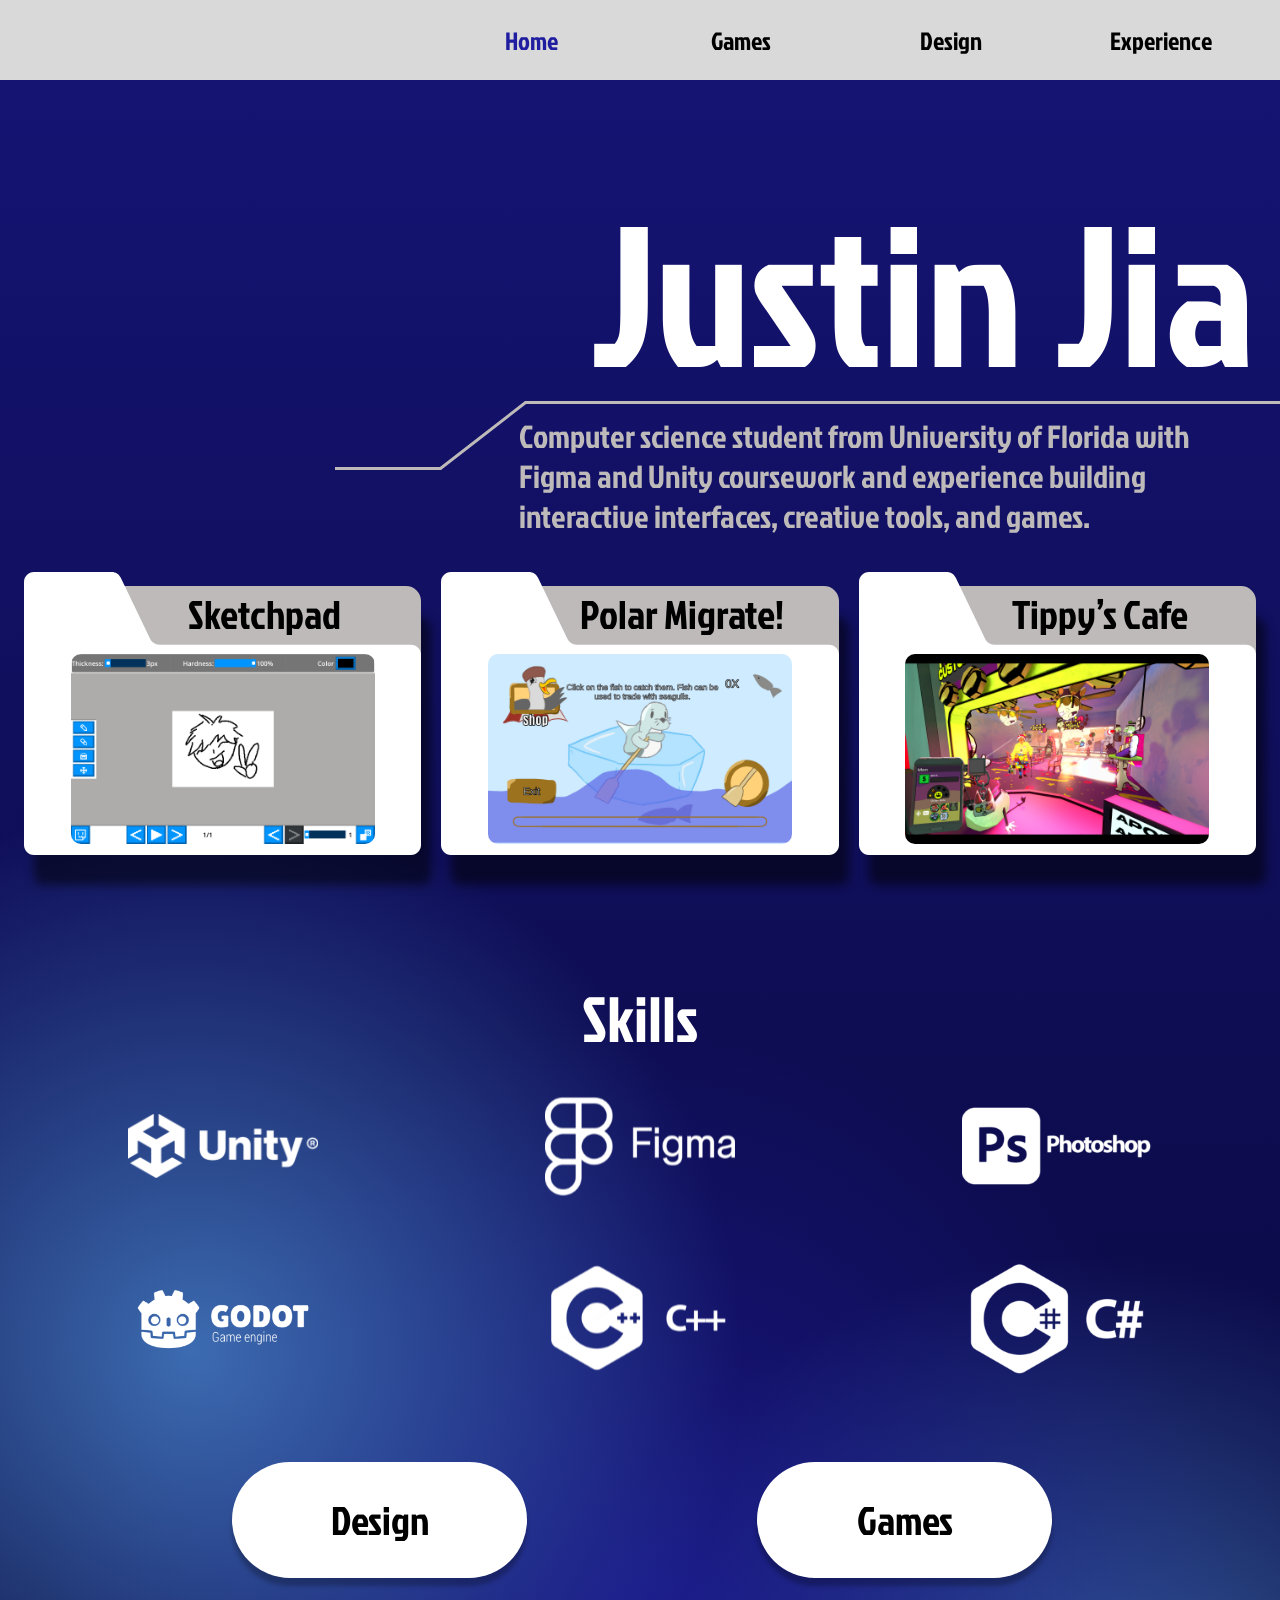
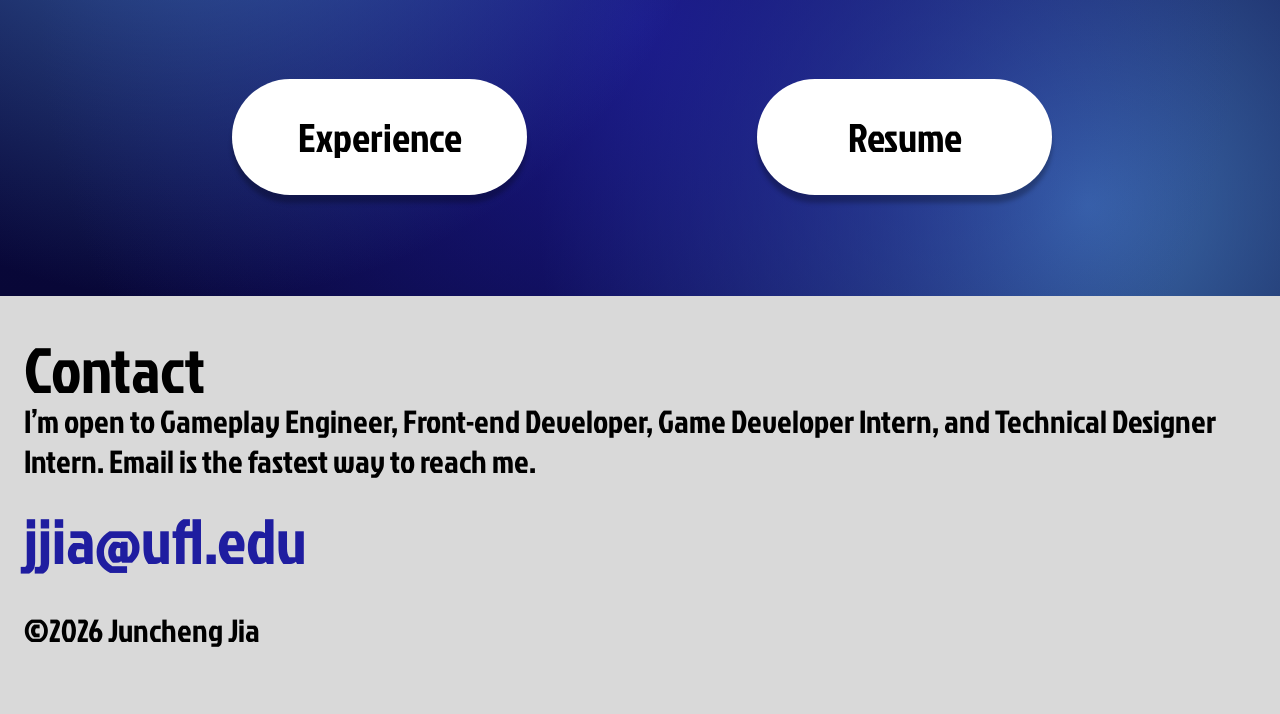
<file: index.html>
<!DOCTYPE html>
<html lang="en">
<head>
	<meta charset="UTF-8">
	<meta name="viewport" content="width=device-width, initial-scale=1.0">

	<title>Justin Jia | Portfolio</title>

	<!-- Google Fonts -->
	<link rel="preconnect" href="https://fonts.googleapis.com">
	<link rel="preconnect" href="https://fonts.gstatic.com" crossorigin>
	<link href="https://fonts.googleapis.com/css2?family=Jockey+One&display=swap" rel="stylesheet">

	<link rel="stylesheet" href="style.css">
	<script src="script.js" defer></script>
</head>

<body class="home-page">
	<div class="main-page">

		<!-- Navigation Bar -->
		<nav class="navbar" aria-label="Main navigation" data-navigation="index.html"></nav>

		<main class="content-background">

			<!-- Hero Section -->
			<section class="hero">
				<div class="hero-content">
					<h1 class="hero-title">Justin Jia</h1>

					<img class="hero-line" src="assets/images/games/line.svg" width="1074" height="69" alt="" aria-hidden="true">

					<p class="hero-description">
						Computer science student from University
						of Florida with Figma and Unity coursework
						and experience building interactive interfaces,
						creative tools, and games.
					</p>
				</div>
			</section>

			<!-- Featured Projects -->
			<section class="projects" aria-label="Featured projects">
				<a class="project-tab" href="projects/sketchpad.html" aria-labelledby="sketchpad-card-title">
					<h2 class="project-tab-title" id="sketchpad-card-title">Sketchpad</h2>
					<img class="project-tab-preview" src="assets/images/Sketchpad.png" alt="Sketchpad drawing application screenshot">
				</a>

				<a class="project-tab" href="projects/polar-migrate.html" aria-labelledby="polar-migrate-card-title">
					<h2 class="project-tab-title" id="polar-migrate-card-title">Polar Migrate!</h2>
					<img class="project-tab-preview" src="assets/images/PolarMigrate.png" alt="Polar Migrate! game screenshot">
				</a>

				<a class="project-tab" href="projects/tippys-cafe.html" aria-labelledby="tippys-cafe-card-title">
					<h2 class="project-tab-title" id="tippys-cafe-card-title">Tippy’s Cafe</h2>
					<img class="project-tab-preview" src="assets/images/TippysCafe.png" alt="Tippy's Cafe game screenshot">
				</a>
			</section>

			<!-- Skills -->
			<section class="skills" id="skills">
				<h2 class="skills-title">Skills</h2>

				<div class="skills-grid">
					<img src="assets/images/skills/Unity.svg" alt="Unity">
					<img src="assets/images/skills/Figma.svg" alt="Figma">
					<img src="assets/images/skills/Photoshop.svg" alt="Adobe Photoshop">
					<img src="assets/images/skills/Godot.svg" alt="Godot">
					<img src="assets/images/skills/C++.svg" alt="C++">
					<img src="assets/images/skills/Csharp.svg" alt="C#">
				</div>
			</section>

			<!-- Navigation Buttons -->
			<section class="navigation-buttons" aria-label="Explore portfolio">
				<a href="design.html" class="navigation-button">Design</a>
				<a href="games.html" class="navigation-button">Games</a>
				<a href="experiences.html" class="navigation-button">Experience</a>
				<a href="assets/documents/resume%20Oct%2021%202026%20SWE.pdf" class="navigation-button" target="_blank" rel="noopener noreferrer">Resume</a>
			</section>
		</main>

	</div>

	<!-- Contact Footer -->
	<footer class="contact" id="contact" data-contact></footer>

</body>
</html>
</file>
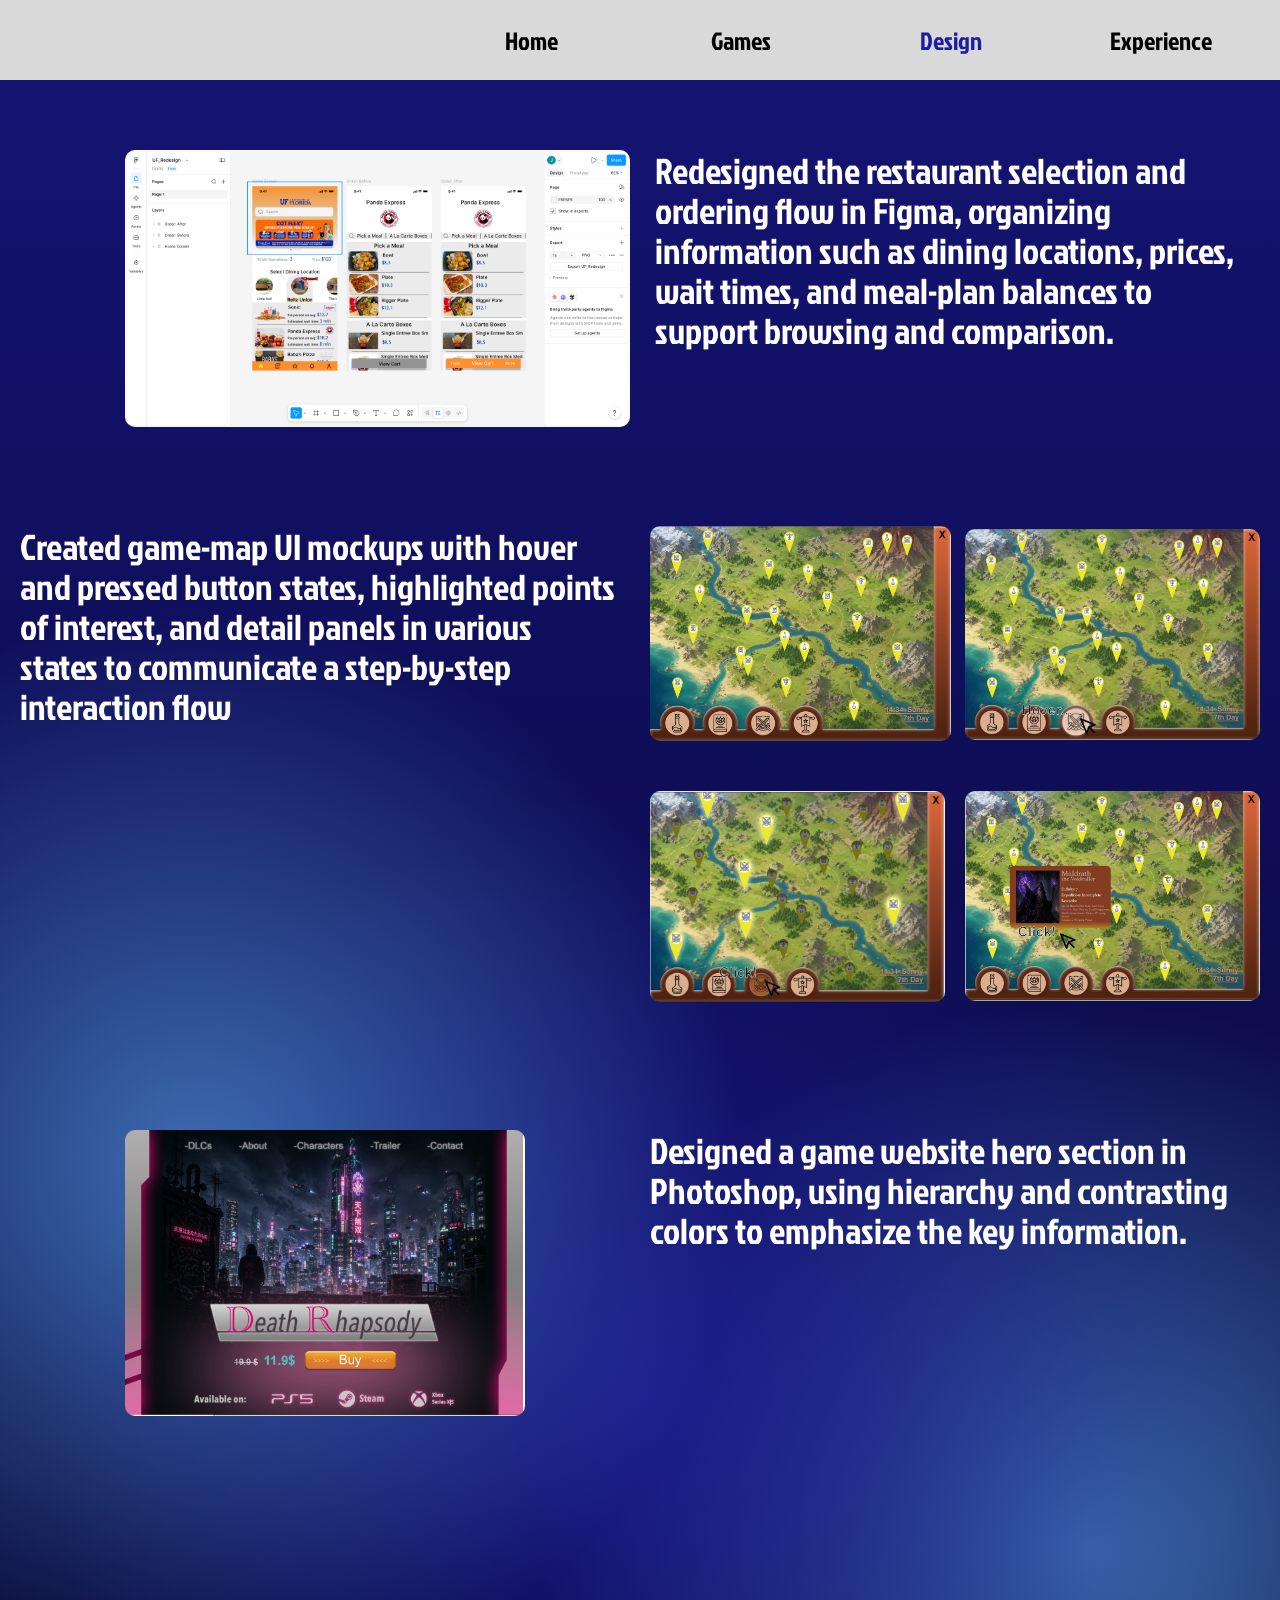
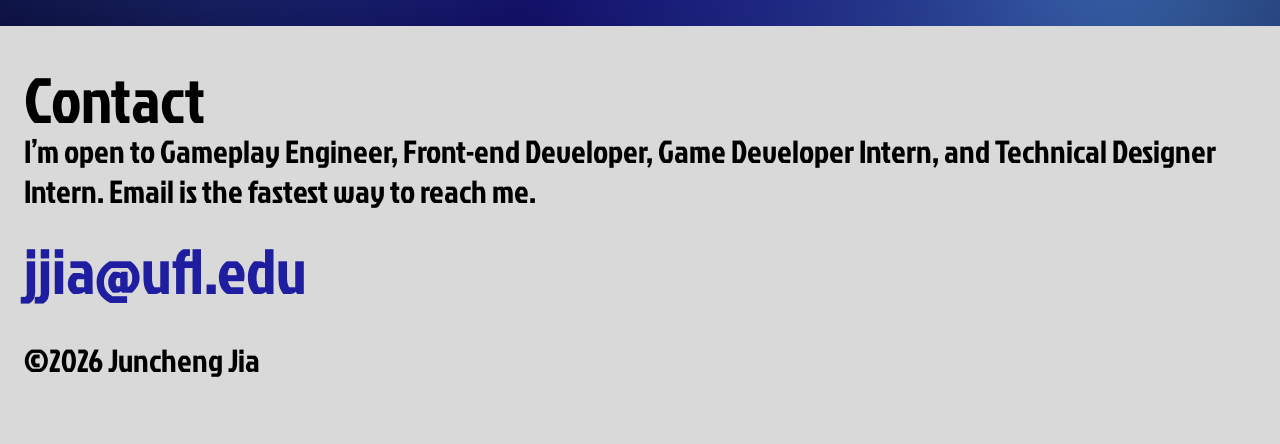
<file: design.html>
<!DOCTYPE html>
<html lang="en">
<head>
	<meta charset="UTF-8">
	<meta name="viewport" content="width=device-width, initial-scale=1.0">

	<title>Design | Justin Jia</title>

	<!-- Google Fonts -->
	<link rel="preconnect" href="https://fonts.googleapis.com">
	<link rel="preconnect" href="https://fonts.gstatic.com" crossorigin>
	<link href="https://fonts.googleapis.com/css2?family=Jockey+One&display=swap" rel="stylesheet">

	<link rel="stylesheet" href="style.css">
	<link rel="stylesheet" href="css/design.css">
	<script src="script.js" defer></script>
</head>

<body class="design-page">
	<div class="main-page">
		<nav class="navbar" aria-label="Main navigation" data-navigation="design.html"></nav>
		<main class="content-background design-content" aria-label="Design portfolio">
			<section class="design-entry design-restaurant" aria-label="Restaurant ordering interface">
				<img class="design-image" src="assets/images/design/restaurant.png" width="505" height="277" alt="Figma restaurant selection and ordering screens with dining locations, menus, and meal-plan information">
				<p class="design-description">Redesigned the restaurant selection and ordering flow in Figma, organizing information such as dining locations, prices, wait times, and meal-plan balances to support browsing and comparison.</p>
			</section>

			<section class="design-entry design-map" aria-label="Game map interface states">
				<p class="design-description">Created game-map UI mockups with hover and pressed button states, highlighted points of interest, and detail panels in various<br class="desktop-break"> states to communicate a step-by-step interaction flow</p>
				<div class="design-map-grid">
					<img class="design-image" src="assets/images/design/map-default.png" width="301" height="215" alt="Game map overview with highlighted points of interest">
					<img class="design-image" src="assets/images/design/map-hover.png" width="295" height="211" alt="Game map with a hovered navigation button">
					<img class="design-image" src="assets/images/design/map-pressed.png" width="295" height="211" alt="Game map with a pressed navigation button">
					<img class="design-image" src="assets/images/design/map-details.png" width="295" height="210" alt="Game map with an open point-of-interest detail panel">
				</div>
			</section>

			<section class="design-entry design-hero" aria-label="Game website hero design">
				<img class="design-image" src="assets/images/design/hero.png" width="400" height="286" alt="Death Rhapsody game website hero with a neon city, purchase button, and platform logos">
				<p class="design-description">Designed a game website hero section in Photoshop, using hierarchy and contrasting colors to emphasize the key information.</p>
			</section>
		</main>
	</div>

	<footer class="contact" id="contact" data-contact></footer>

</body>
</html>
</file>
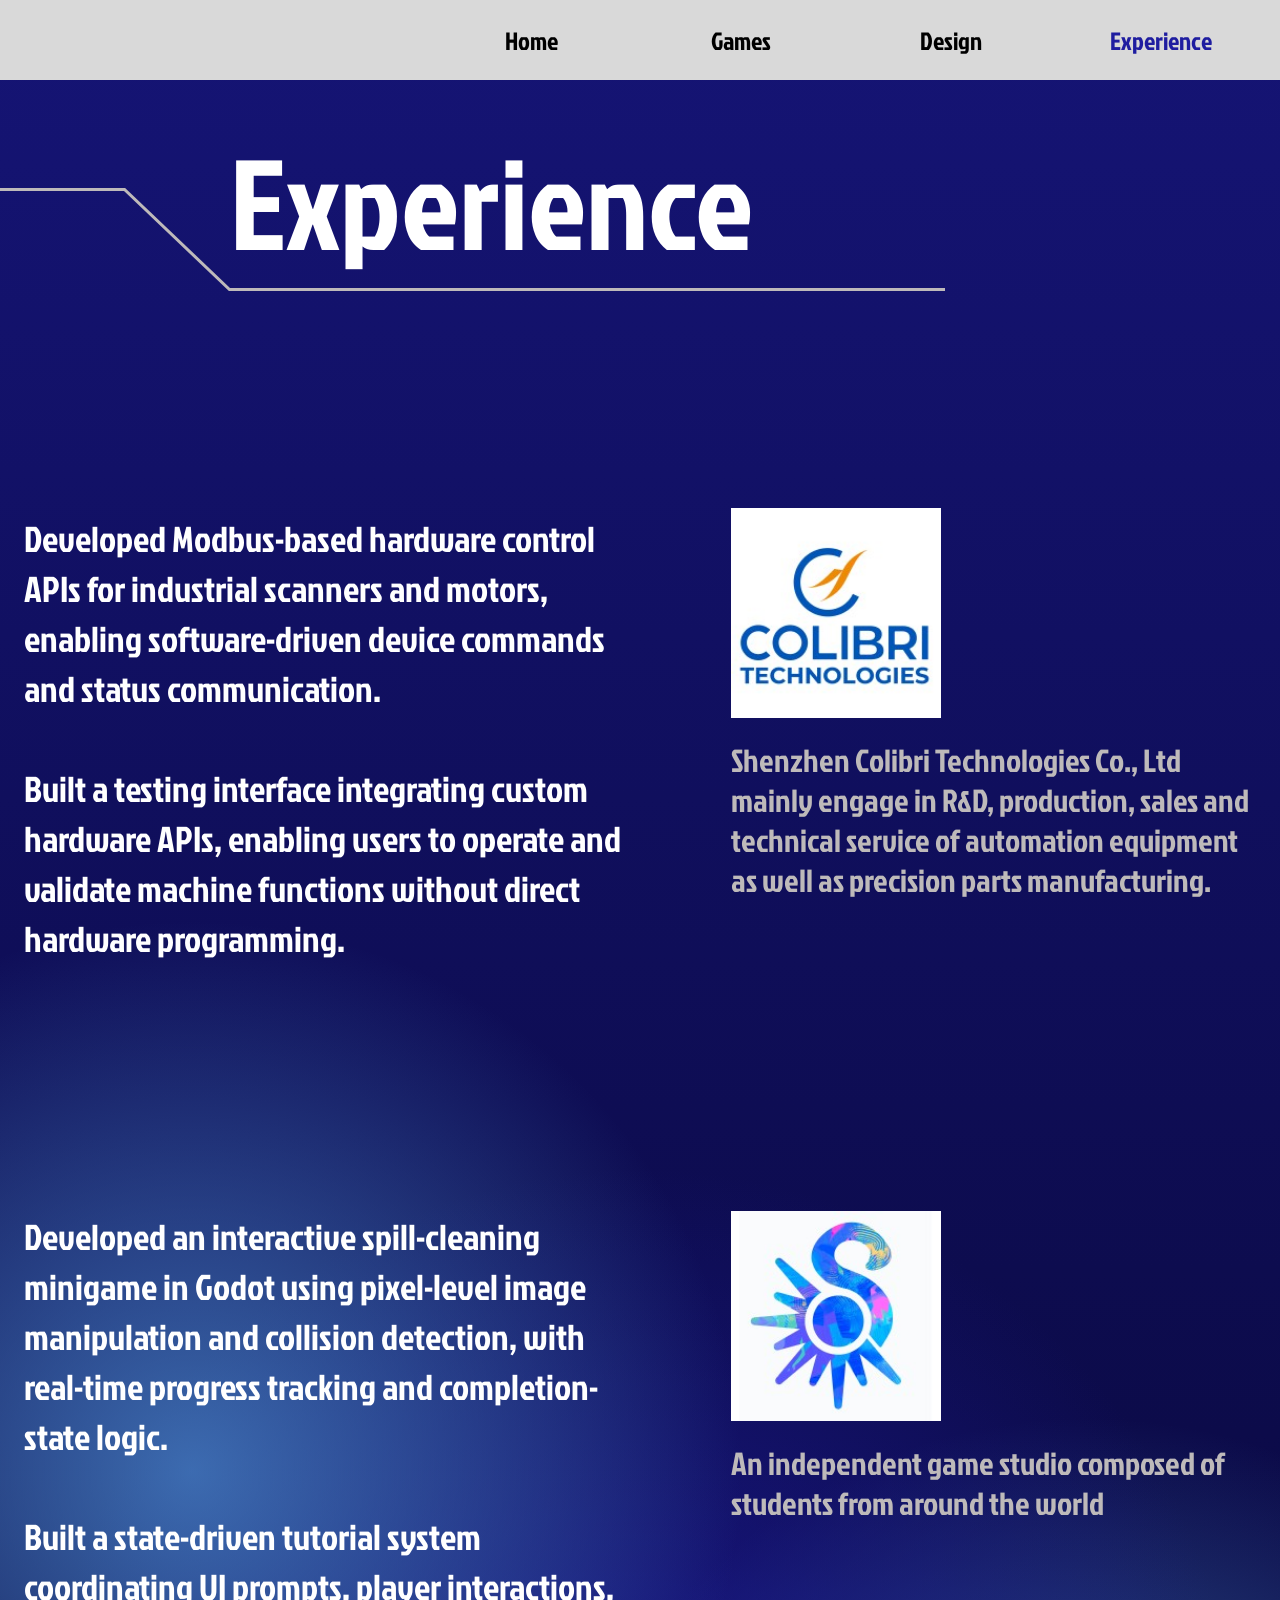
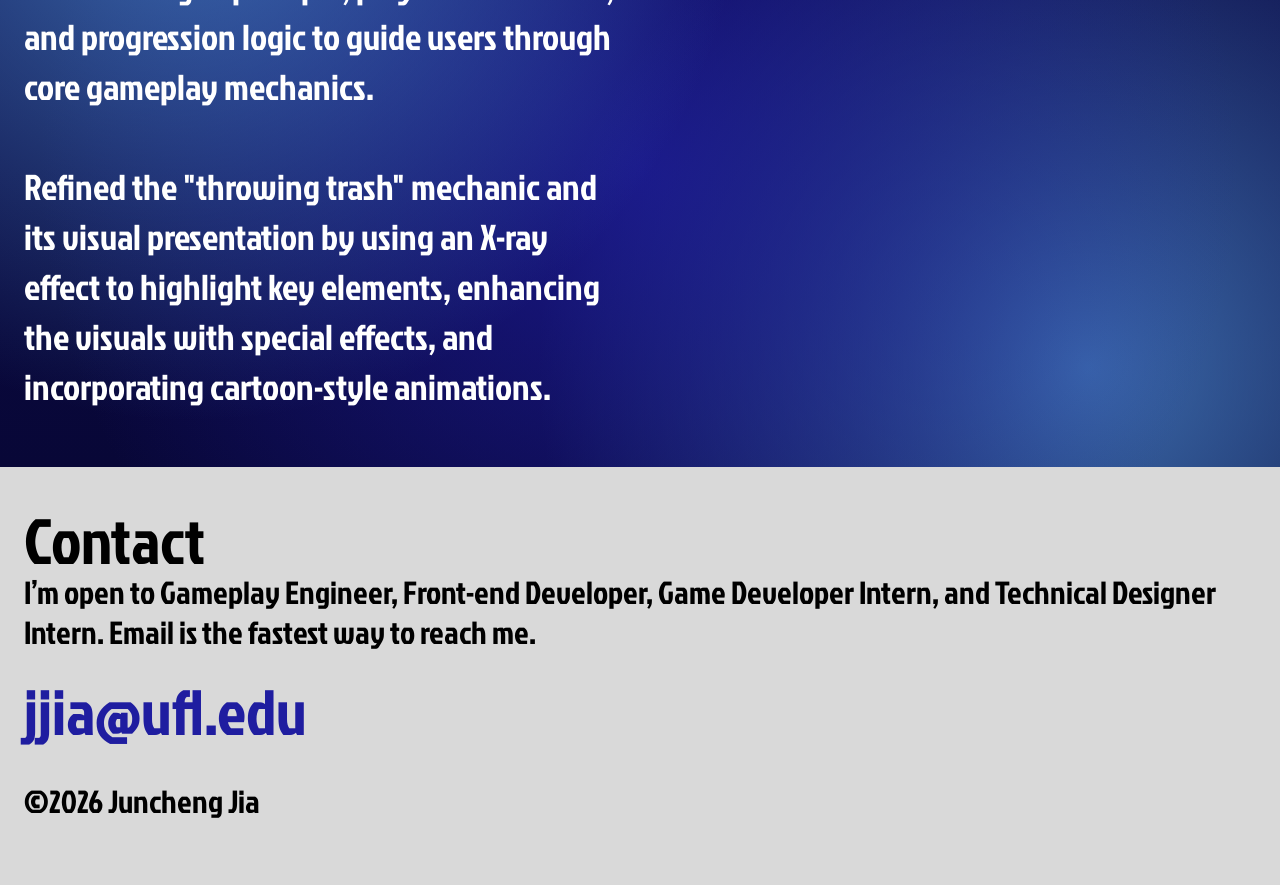
<file: experiences.html>
<!DOCTYPE html>
<html lang="en">
<head>
	<meta charset="UTF-8">
	<meta name="viewport" content="width=device-width, initial-scale=1.0">

	<title>Experience | Justin Jia</title>

	<!-- Google Fonts -->
	<link rel="preconnect" href="https://fonts.googleapis.com">
	<link rel="preconnect" href="https://fonts.gstatic.com" crossorigin>
	<link href="https://fonts.googleapis.com/css2?family=Jockey+One&display=swap" rel="stylesheet">

	<link rel="stylesheet" href="style.css">
	<link rel="stylesheet" href="css/projects.css">
	<link rel="stylesheet" href="css/experiences.css">
	<script src="script.js" defer></script>
</head>

<body class="experiences-page">
	<div class="main-page">
		<nav class="navbar" aria-label="Main navigation" data-navigation="experiences.html"></nav>
		<main class="content-background">
			<header class="project-header">
				<img class="project-header-line" src="assets/images/projects/tippys-cafe/header-line.svg" width="1163" height="103" alt="" aria-hidden="true">
				<h1 class="project-title">Experience</h1>
			</header>

			<div class="experience-list">
				<section class="experience-entry" aria-label="Colibri Technologies experience">
					<div class="experience-copy">
						<p>Developed Modbus-based hardware control APIs for industrial scanners and motors, enabling software-driven device commands and status communication.</p>
						<p>Built a testing interface integrating custom hardware APIs, enabling users to operate and validate machine functions without direct hardware programming.</p>
					</div>
					<div class="experience-company">
						<a class="company-link" href="https://www.linkedin.com/company/colibritech/" aria-label="Colibri Technologies Co. Ltd. on LinkedIn">
							<img src="assets/images/experiences/colibri.png" width="210" height="210" alt="Colibri Technologies logo">
						</a>
						<p>Shenzhen Colibri Technologies Co., Ltd mainly engage in R&amp;D, production, sales and technical service of automation equipment as well as precision parts manufacturing.</p>
					</div>
				</section>

				<section class="experience-entry" aria-label="Sunday Studios Games experience">
					<div class="experience-copy">
						<p>Developed an interactive spill-cleaning minigame in Godot using pixel-level image manipulation and collision detection, with<br class="desktop-break"> real-time progress tracking and completion-state logic.</p>
						<p>Built a state-driven tutorial system coordinating UI prompts, player interactions, and progression logic to guide users through<br class="desktop-break"> core gameplay mechanics.</p>
						<p>Refined the "throwing trash" mechanic and its visual presentation by using an X-ray effect to highlight key elements, enhancing the visuals with special effects, and incorporating cartoon-style animations.</p>
					</div>
					<div class="experience-company">
						<a class="company-link" href="https://www.linkedin.com/company/sunday-studios-games/posts/?feedView=all" aria-label="Sunday Studios Games on LinkedIn">
							<img src="assets/images/experiences/sunday-studios.png" width="210" height="210" alt="Sunday Studios Games logo">
						</a>
						<p>An independent game studio composed of students from around the world</p>
					</div>
				</section>
			</div>
		</main>
	</div>

	<footer class="contact" id="contact" data-contact></footer>

</body>
</html>
</file>
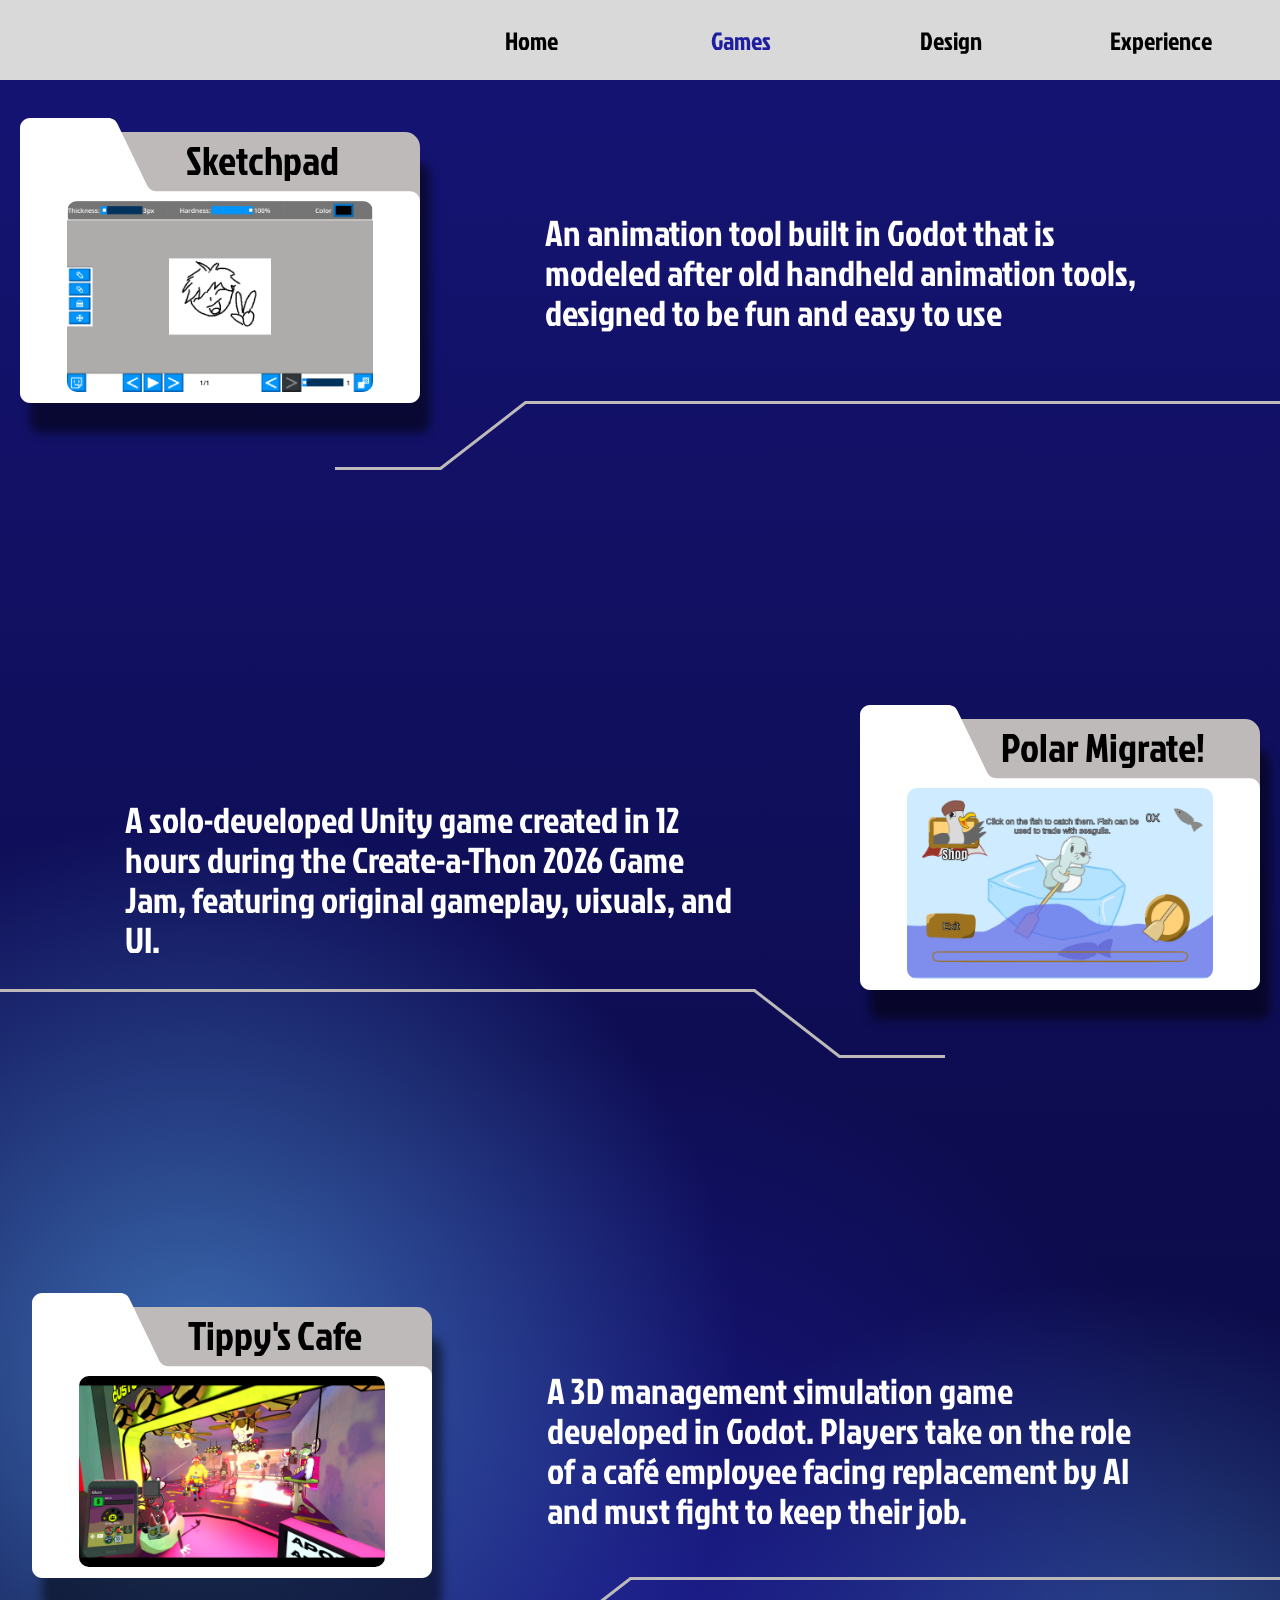
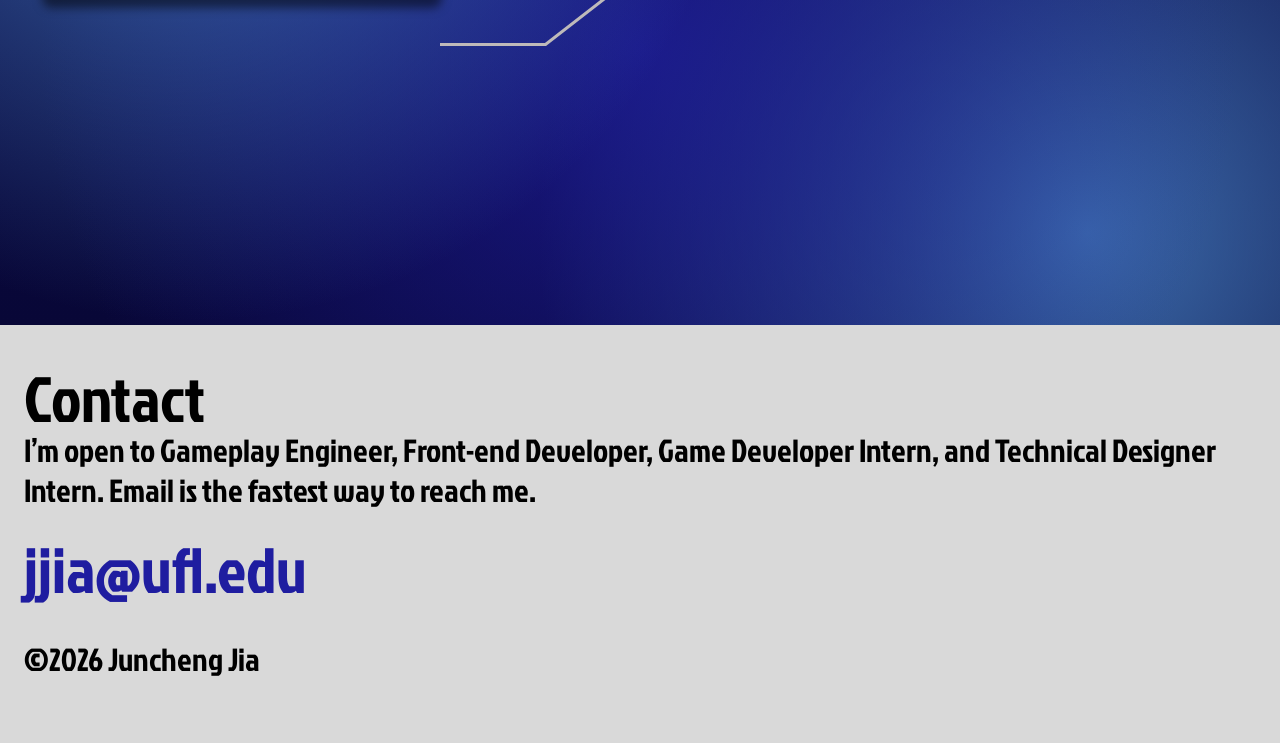
<file: games.html>
<!DOCTYPE html>
<html lang="en">
<head>
	<meta charset="UTF-8">
	<meta name="viewport" content="width=device-width, initial-scale=1.0">

	<title>Games | Justin Jia</title>

	<!-- Google Fonts -->
	<link rel="preconnect" href="https://fonts.googleapis.com">
	<link rel="preconnect" href="https://fonts.gstatic.com" crossorigin>
	<link href="https://fonts.googleapis.com/css2?family=Jockey+One&display=swap" rel="stylesheet">

	<link rel="stylesheet" href="style.css">
	<link rel="stylesheet" href="css/games.css">
	<script src="script.js" defer></script>
</head>

<body class="games-page">
	<div class="main-page">
		<nav class="navbar" aria-label="Main navigation" data-navigation="games.html"></nav>
		<main class="content-background games-content" aria-label="Games projects">
			<article class="game-entry game-entry-1">
				<a class="project-tab" href="projects/sketchpad.html" aria-labelledby="sketchpad-title">
					<h2 class="project-tab-title" id="sketchpad-title">Sketchpad</h2>
					<img class="project-tab-preview" src="assets/images/Sketchpad.png" width="2880" height="1800" alt="Sketchpad drawing application screenshot">
				</a>
				<p class="game-description">An animation tool built in Godot that is modeled after old handheld animation tools, designed to be fun and easy to use</p>
				<img class="game-line" src="assets/images/games/line.svg" width="1074" height="69" alt="" aria-hidden="true">
			</article>
			<article class="game-entry game-entry-2">
				<a class="project-tab" href="projects/polar-migrate.html" aria-labelledby="polar-migrate-title">
					<h2 class="project-tab-title" id="polar-migrate-title">Polar Migrate!</h2>
					<img class="project-tab-preview" src="assets/images/PolarMigrate.png" width="2880" height="1800" alt="Polar Migrate game screenshot">
				</a>
				<p class="game-description">A solo-developed Unity game created in 12 hours during the Create-a-Thon 2026 Game Jam, featuring original gameplay, visuals, and UI.</p>
				<img class="game-line" src="assets/images/games/line-reverse.svg" width="1074" height="69" alt="" aria-hidden="true">
			</article>
			<article class="game-entry game-entry-3">
				<a class="project-tab" href="projects/tippys-cafe.html" aria-labelledby="tippys-cafe-title">
					<h2 class="project-tab-title" id="tippys-cafe-title">Tippy's Cafe</h2>
					<img class="project-tab-preview" src="assets/images/TippysCafe.png" width="2880" height="1800" alt="Tippy’s Cafe gameplay screenshot">
				</a>
				<p class="game-description">A 3D management simulation game developed in Godot. Players take on the role of a café employee facing replacement by AI and must fight to keep their job.</p>
				<img class="game-line" src="assets/images/games/line.svg" width="1074" height="69" alt="" aria-hidden="true">
			</article>
		</main>
	</div>

	<footer class="contact" id="contact" data-contact></footer>

</body>
</html>
</file>
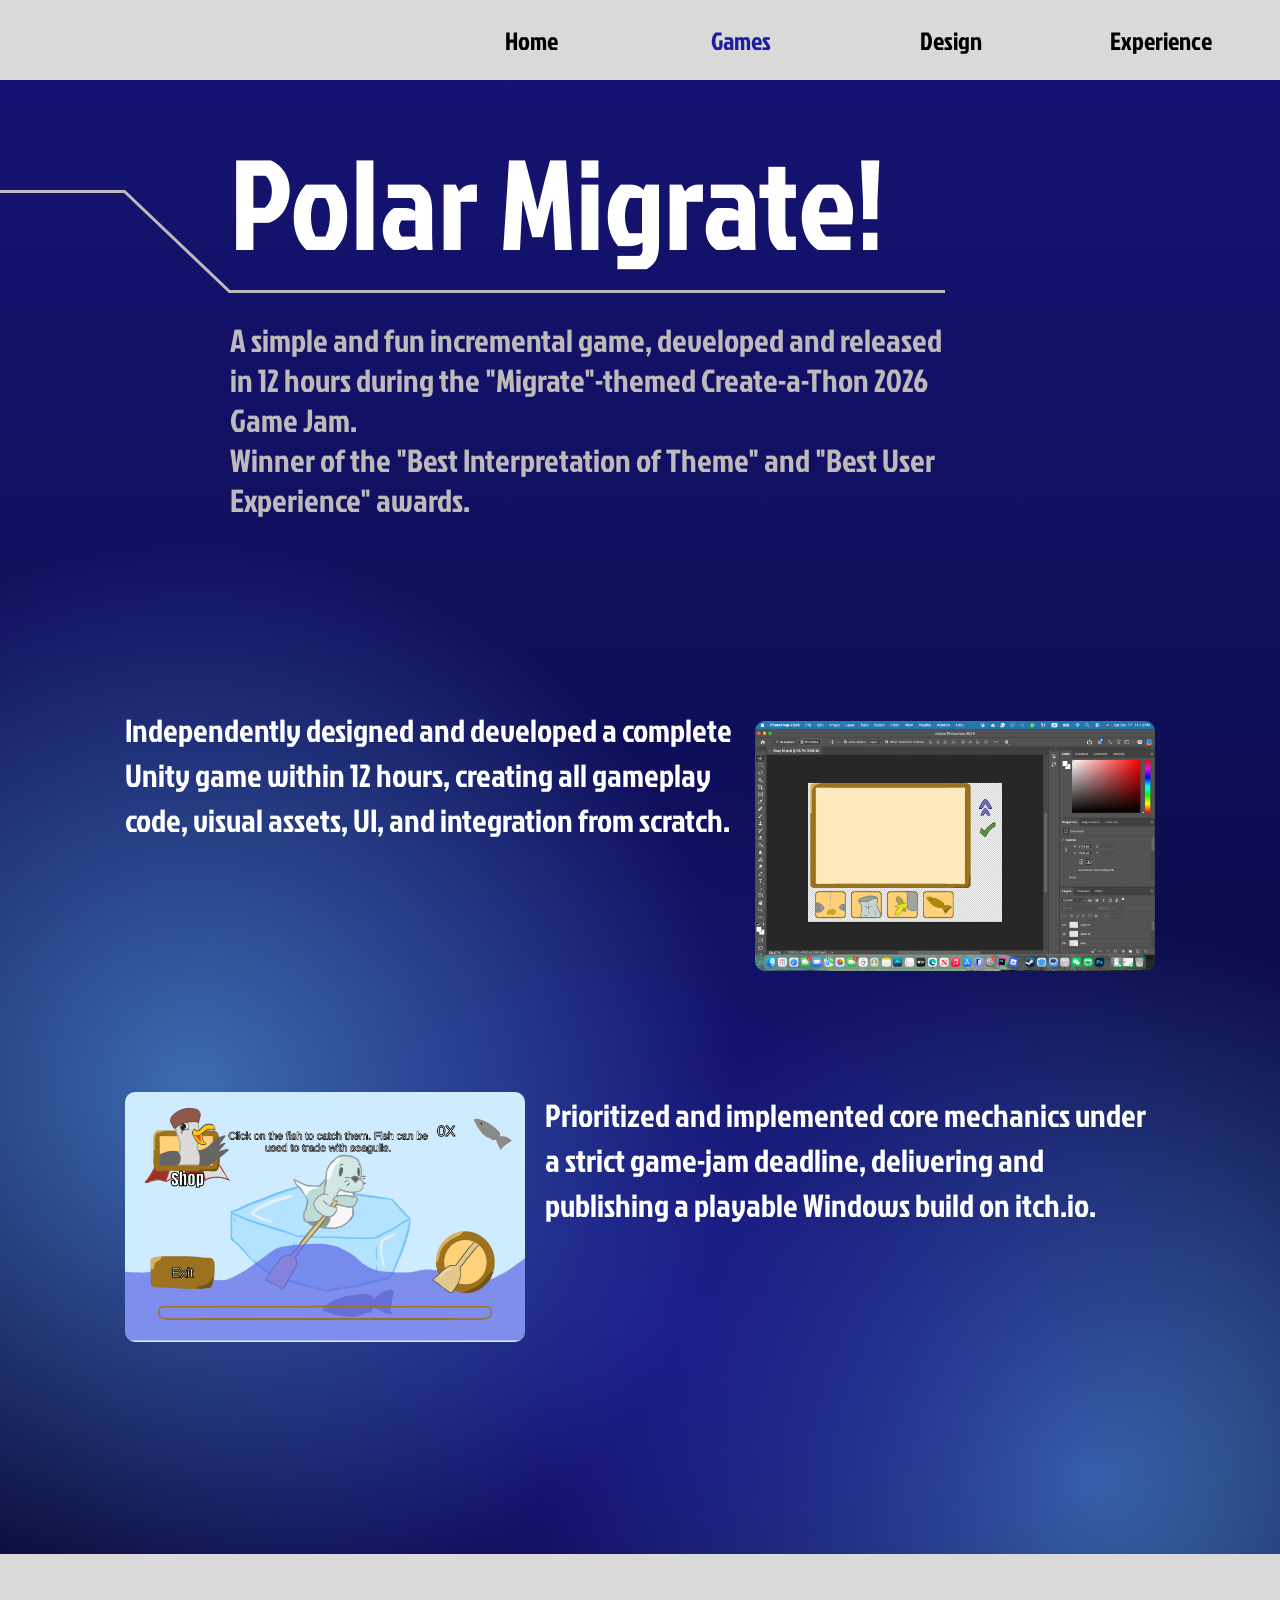
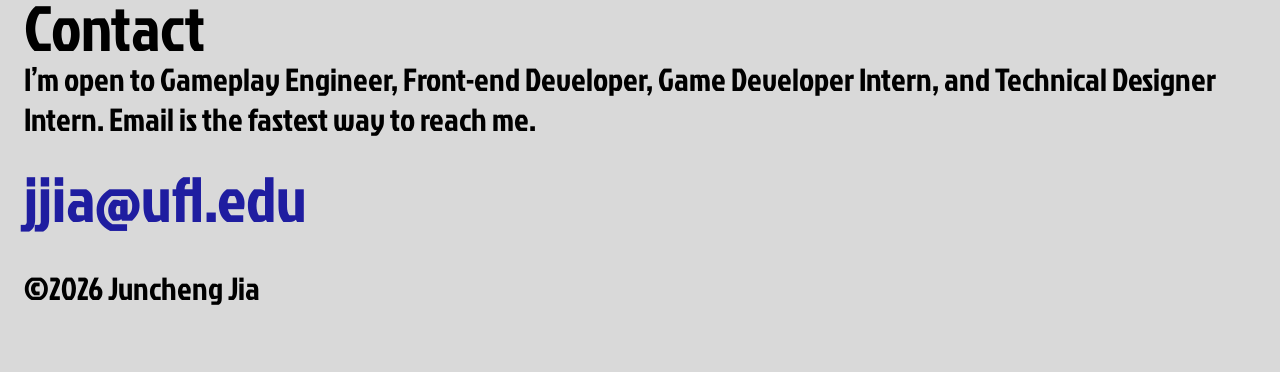
<file: projects/polar-migrate.html>
<!DOCTYPE html>
<html lang="en">
<head>
	<meta charset="UTF-8">
	<meta name="viewport" content="width=device-width, initial-scale=1.0">

	<title>Polar Migrate! | Justin Jia</title>

	<link rel="preconnect" href="https://fonts.googleapis.com">
	<link rel="preconnect" href="https://fonts.gstatic.com" crossorigin>
	<link href="https://fonts.googleapis.com/css2?family=Jockey+One&display=swap" rel="stylesheet">

	<link rel="stylesheet" href="../style.css">
	<link rel="stylesheet" href="../css/projects.css">
	<script src="../script.js" defer></script>
</head>

<body>
	<main class="main-page content-background project-page polar-migrate-page">
        <!-- Navigation Bar -->
		<nav class="navbar" aria-label="Main navigation" data-navigation="games.html"></nav>

        <!-- Project Header -->
        <header class="project-header">
			<img class="project-header-line" src="../assets/images/projects/tippys-cafe/header-line.svg" width="1163" height="103" alt="" aria-hidden="true">

            <h1 class="project-title">Polar Migrate!</h1>

            <p class="project-subtitle">
                A simple and fun incremental game, developed and released
                in 12 hours during the "Migrate"-themed Create-a-Thon
                2026 Game Jam.
                <br>
                Winner of the "Best Interpretation of Theme" and
                "Best User Experience" awards.
            </p>
        </header>

        <!-- Project Features -->
        <section class="project-features" aria-label="Polar Migrate features">

            <!-- Development Process -->
            <article class="project-feature">
                <div class="project-feature-text">
                    <p>
                        Independently designed and developed a complete
                        Unity game within 12 hours, creating all gameplay
                        code, visual assets, UI, and integration from scratch.
                    </p>
                </div>

                <img
                    class="project-feature-image"
                    src="../assets/images/projects/polar-migrate/development.png"
                    alt="Polar Migrate development and visual asset creation process"
                >
            </article>

            <!-- Game Mechanics -->
            <article class="project-feature project-feature-reverse">
                <img
                    class="project-feature-image"
                    src="../assets/images/projects/polar-migrate/gameplay.png"
                    alt="Polar Migrate gameplay screenshot"
                >

                <div class="project-feature-text">
                    <p>
                        Prioritized and implemented core mechanics under
                        a strict game-jam deadline, delivering and
                        publishing a playable Windows build on itch.io.
                    </p>
                </div>
            </article>

        </section>

	</main>

	<!-- Shared Footer -->
	<footer class="contact" id="contact" data-contact></footer>
</body>
</html>
</file>
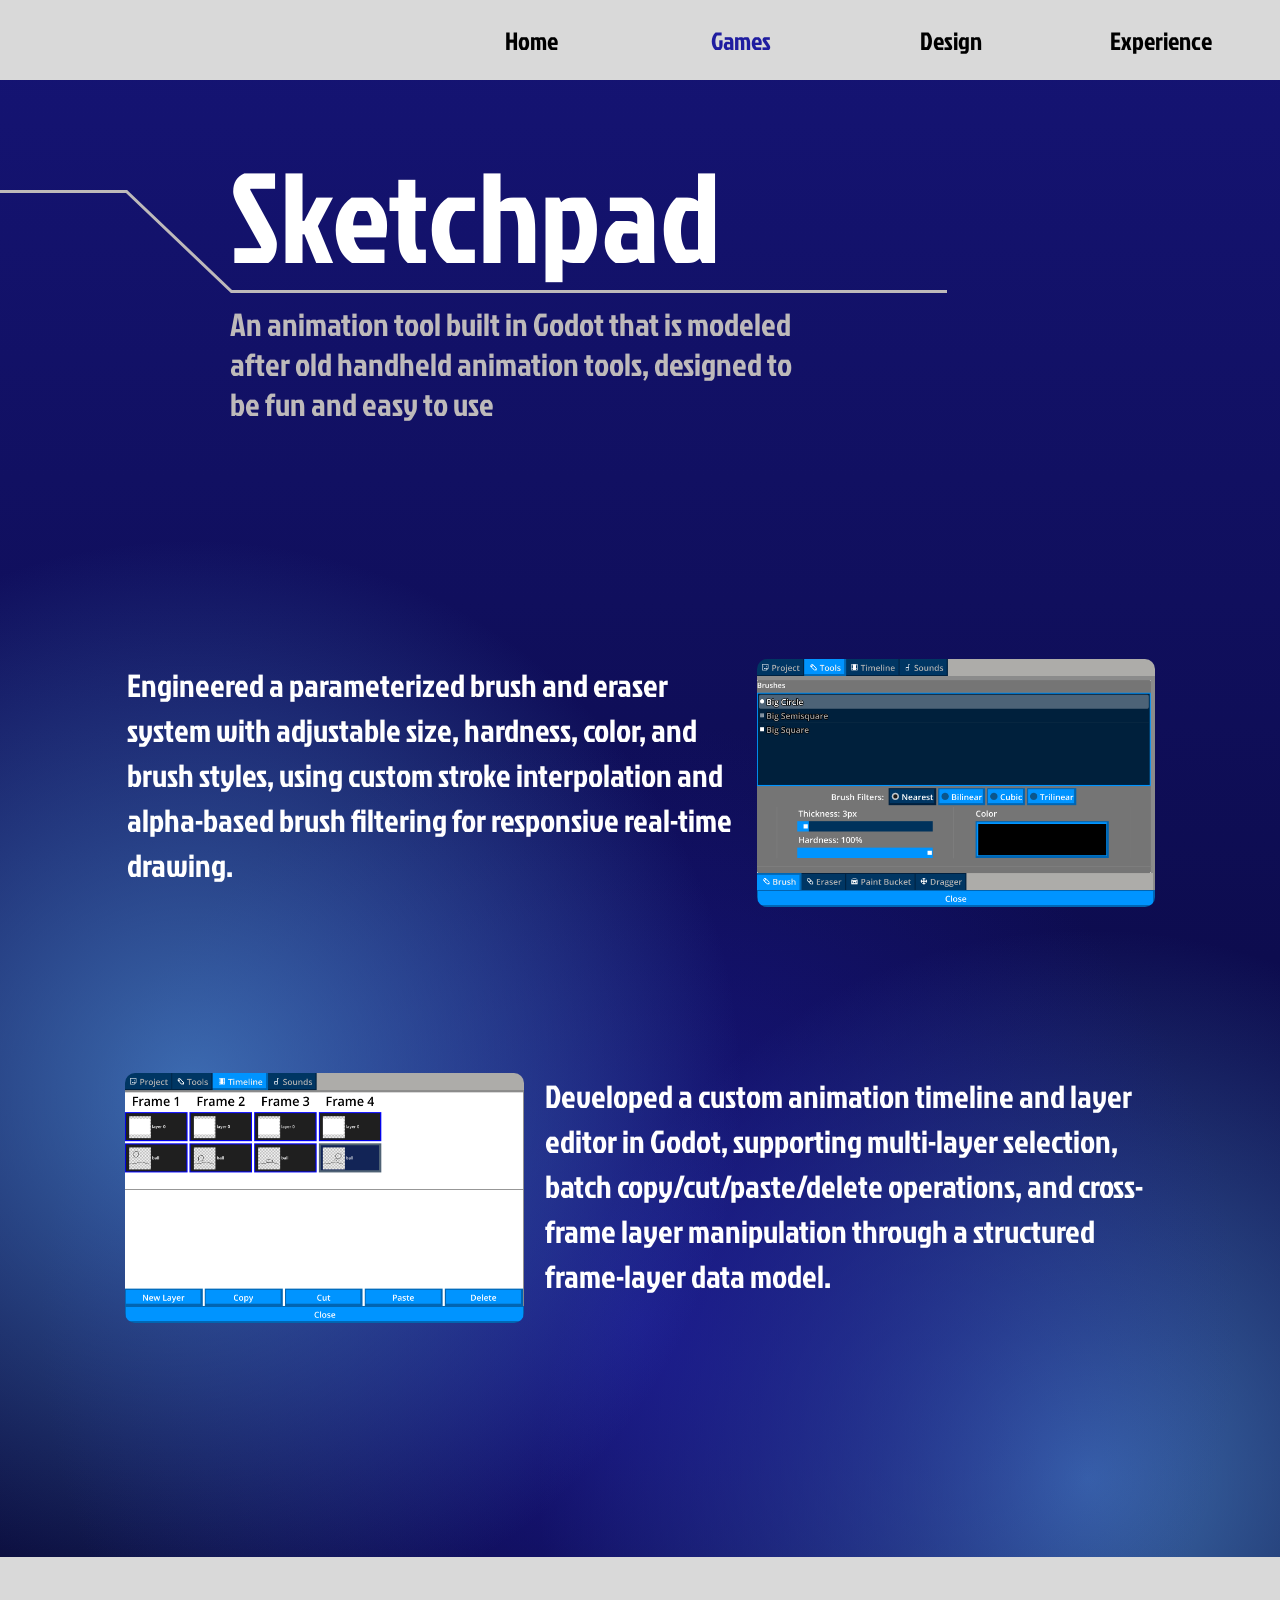
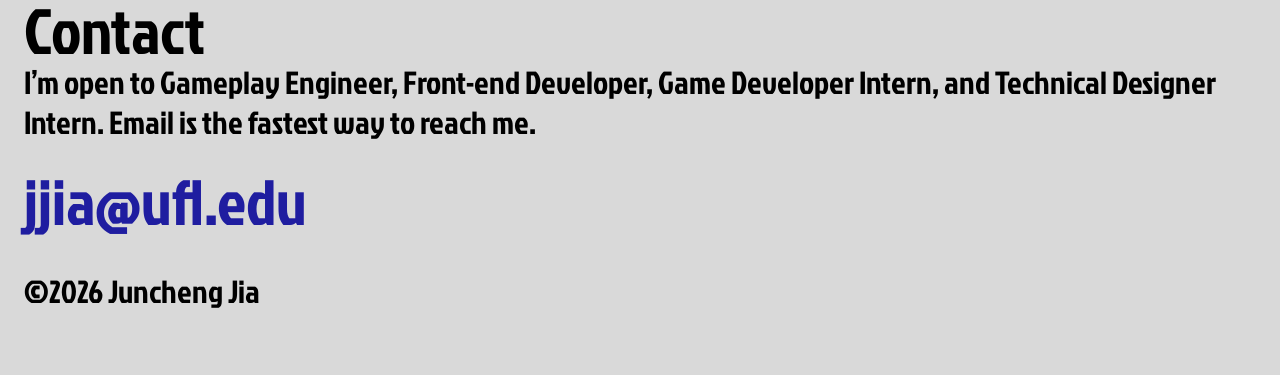
<file: projects/sketchpad.html>
<!DOCTYPE html>
<html lang="en">
<head>
	<meta charset="UTF-8">
	<meta name="viewport" content="width=device-width, initial-scale=1.0">

	<title>Sketchpad | Justin Jia</title>

    <!-- Google Fonts -->
    <link rel="preconnect" href="https://fonts.googleapis.com">
    <link rel="preconnect" href="https://fonts.gstatic.com" crossorigin>
    <link href="https://fonts.googleapis.com/css2?family=Jockey+One&display=swap" rel="stylesheet">

	<link rel="stylesheet" href="../style.css">
	<link rel="stylesheet" href="../css/projects.css">
	<script src="../script.js" defer></script>
</head>

<body class="sketchpad-page">
	<main class="main-page content-background project-page">
        <!-- Navigation Bar -->
		<nav class="navbar" aria-label="Main navigation" data-navigation="games.html"></nav>

        <!-- Project Header -->
        <header class="project-header">
			<img class="project-header-line" src="../assets/images/projects/tippys-cafe/header-line.svg" width="1163" height="103" alt="" aria-hidden="true">

            <h1 class="project-title">Sketchpad</h1>

            <p class="project-subtitle">
                An animation tool built in Godot that is modeled
                after old handheld animation tools, designed to
                be fun and easy to use
            </p>
        </header>
        <!-- Project Features -->
        <section class="project-features">

            <!-- Brush Feature -->
            <article class="project-feature">
                <div class="project-feature-text">
                    <p>
                        Engineered a parameterized brush and eraser system
                        with adjustable size, hardness, color, and brush
                        styles, using custom stroke interpolation and
                        alpha-based brush filtering for responsive real-time
                        drawing.
                    </p>
                </div>

                <img
                    class="project-feature-image"
                    src="../assets/images/projects/sketchpad/brush-feature.png"
                    alt="Sketchpad brush configuration interface"
                >
            </article>

            <!-- Timeline Feature -->
            <article class="project-feature project-feature-reverse">
                <img
                    class="project-feature-image"
                    src="../assets/images/projects/sketchpad/timeline.png"
                    alt="Sketchpad animation timeline editor"
                >

                <div class="project-feature-text">
                    <p>
                        Developed a custom animation timeline and layer
                        editor in Godot, supporting multi-layer selection,
                        batch copy/cut/paste/delete operations, and
                        cross-frame layer manipulation through a structured
                        frame-layer data model.
                    </p>
                </div>
            </article>

        </section>
	</main>

	<!-- Shared Footer -->
	<footer class="contact" id="contact" data-contact></footer>
</body>
</html>
</file>
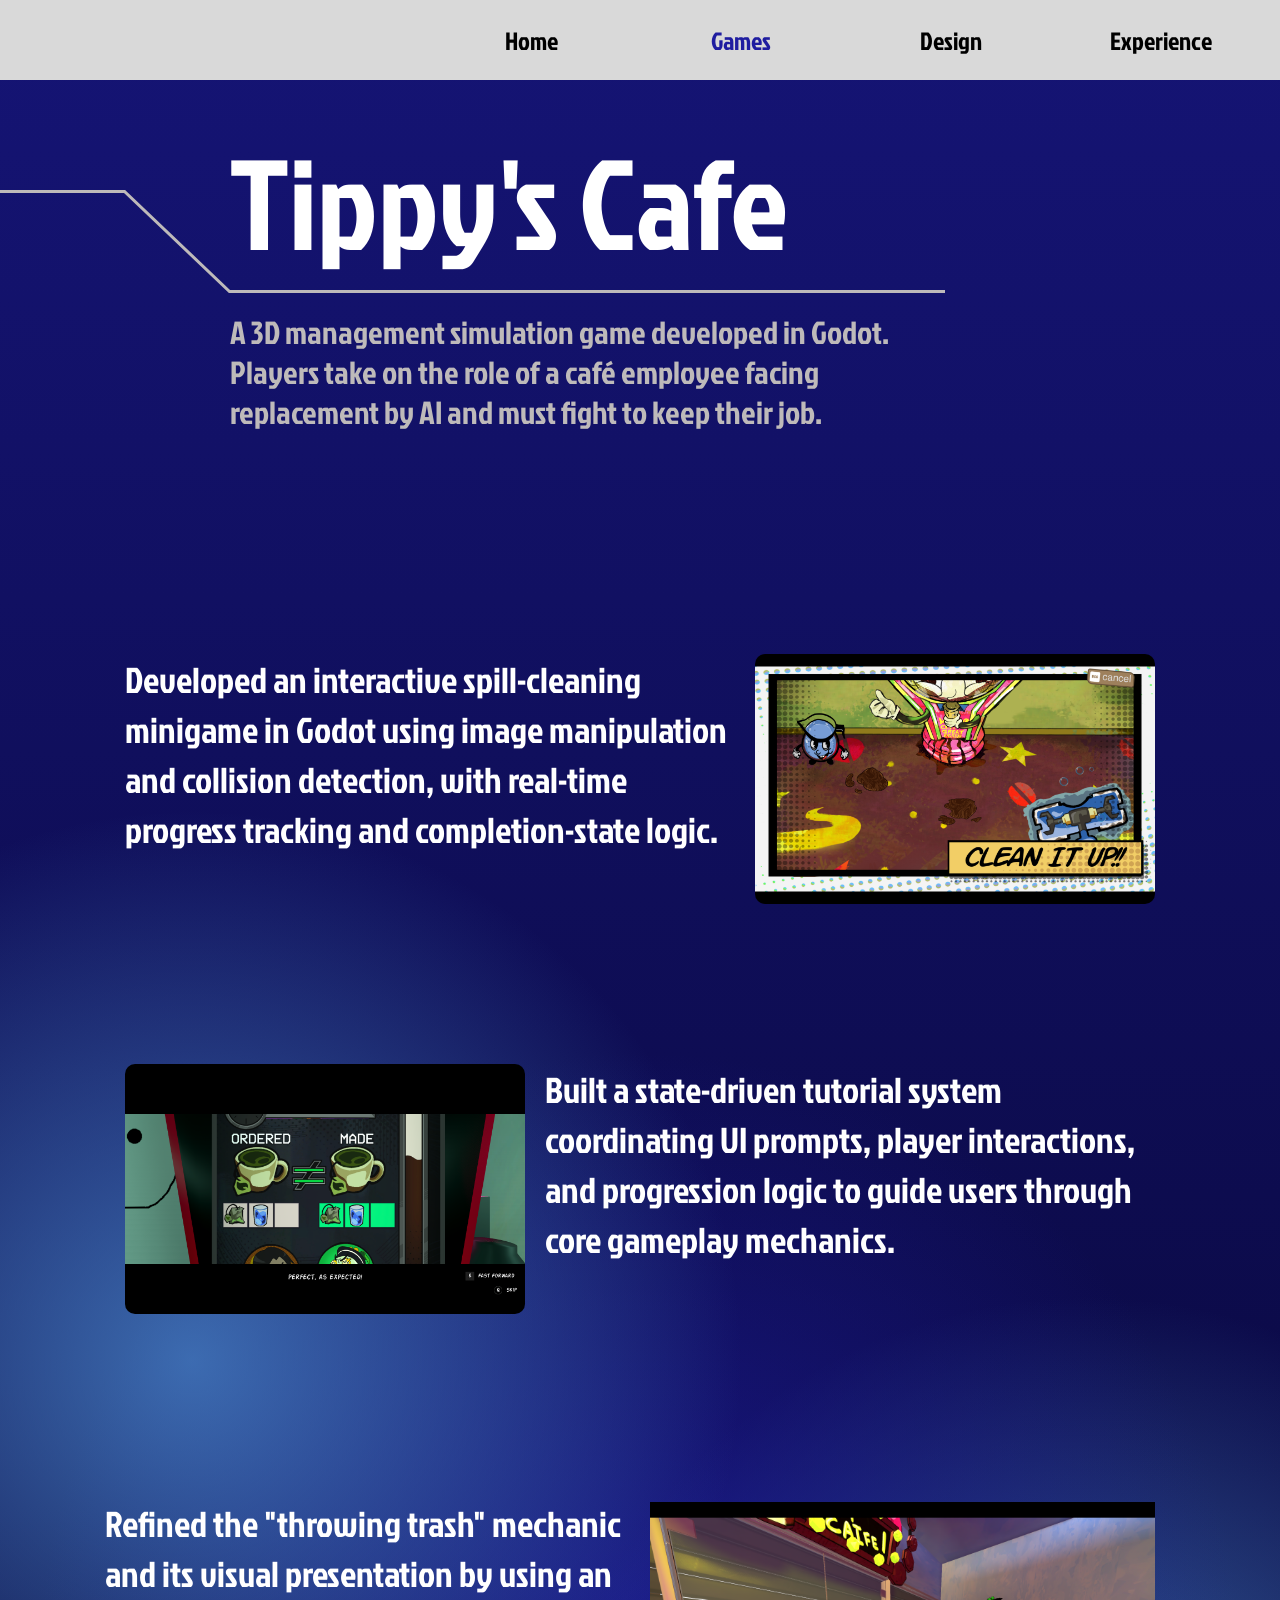
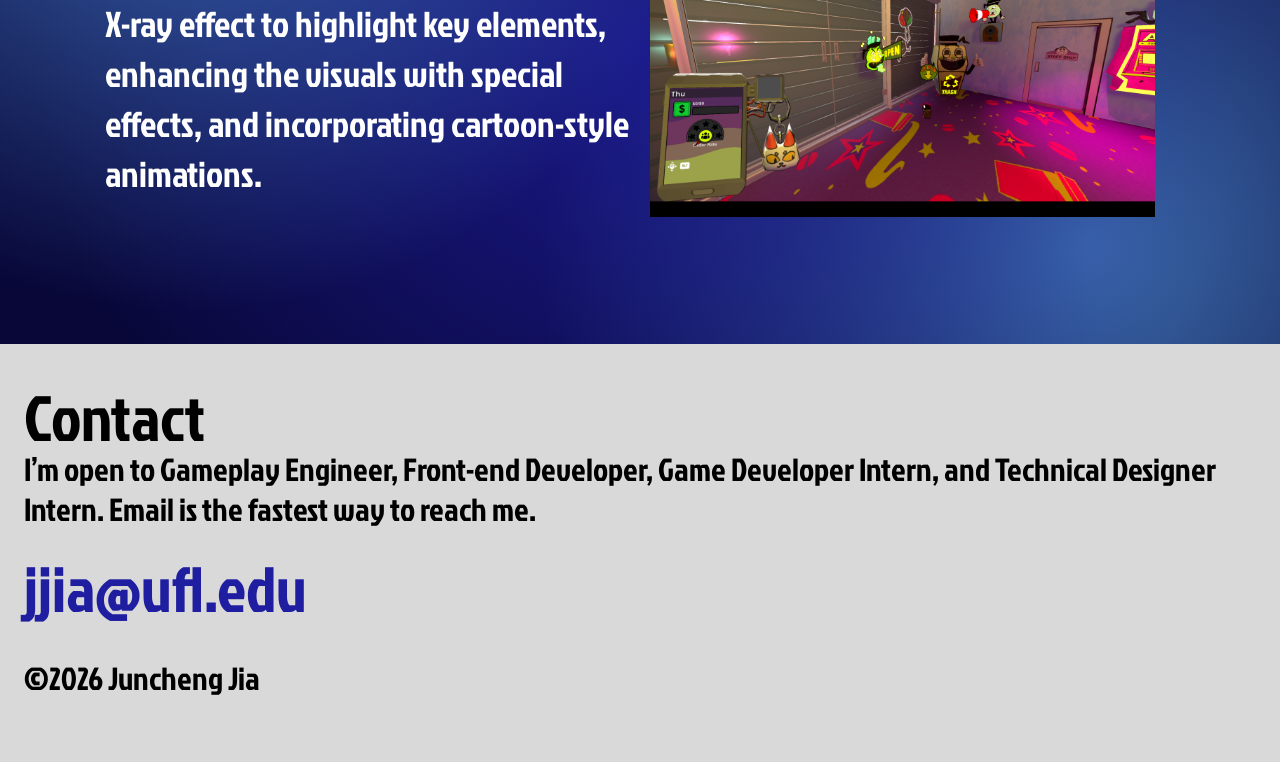
<file: projects/tippys-cafe.html>
<!DOCTYPE html>
<html lang="en">
<head>
	<meta charset="UTF-8">
	<meta name="viewport" content="width=device-width, initial-scale=1.0">

	<title>Tippy's Cafe | Justin Jia</title>

	<!-- Google Fonts -->
	<link rel="preconnect" href="https://fonts.googleapis.com">
	<link rel="preconnect" href="https://fonts.gstatic.com" crossorigin>
	<link href="https://fonts.googleapis.com/css2?family=Jockey+One&display=swap" rel="stylesheet">

	<link rel="stylesheet" href="../style.css">
	<link rel="stylesheet" href="../css/projects.css">
	<script src="../script.js" defer></script>
</head>

<body class="tippys-cafe-page">
	<main class="main-page content-background project-page">
		<nav class="navbar" aria-label="Main navigation" data-navigation="games.html"></nav>

		<header class="project-header">
			<img class="project-header-line" src="../assets/images/projects/tippys-cafe/header-line.svg" width="1163" height="103" alt="" aria-hidden="true">
			<h1 class="project-title">Tippy's Cafe</h1>
			<p class="project-subtitle">A 3D management simulation game developed in Godot. Players take on the role of a café employee facing replacement by AI and must fight to keep their job.</p>
		</header>

		<section class="project-features" aria-label="Tippy's Cafe features">
			<article class="project-feature tippys-cleaning">
				<div class="project-feature-text">
					<p>Developed an interactive spill-cleaning minigame in Godot using image manipulation and collision detection, with real-time progress tracking and completion-state logic.</p>
				</div>
				<img class="project-feature-image" src="../assets/images/projects/tippys-cafe/cleaning.png" width="400" height="250" alt="Spill-cleaning minigame with a clean-up progress indicator">
			</article>

			<article class="project-feature project-feature-reverse tippys-tutorial">
				<img class="project-feature-image" src="../assets/images/projects/tippys-cafe/tutorial.png" width="400" height="250" alt="Café tutorial showing ordered and prepared drinks">
				<div class="project-feature-text">
					<p>Built a state-driven tutorial system coordinating UI prompts, player interactions, and progression logic to guide users through<br class="desktop-break"> core gameplay mechanics.</p>
				</div>
			</article>

			<article class="project-feature tippys-trash">
				<div class="project-feature-text">
					<p>Refined the "throwing trash" mechanic and its visual presentation by using an X-ray effect to highlight key elements, enhancing the visuals with special effects, and incorporating cartoon-style animations.</p>
				</div>
				<img class="project-feature-image" src="../assets/images/projects/tippys-cafe/trash.png" width="505" height="315" alt="Trash-throwing gameplay with highlighted targets and cartoon visual effects">
			</article>
		</section>
	</main>

	<footer class="contact" id="contact" data-contact></footer>
</body>
</html>
</file>
<file: style.css>
/* ========================================
   Shared Design Tokens
======================================== */

:root {
	/* Shared Colors */
	--color-navy: #080737;
	--color-dark-blue: #151475;
	--color-royal-blue: #1F1DA0;
	--color-white: #FFFFFF;
	--color-black: #000000;
	--color-warm-gray: #BEBABA;
	--color-light-gray: #D9D9D9;
	--color-glow-blue: #4C8BD1;

	/* Shared Typography */
	--font-primary: "Jockey One", sans-serif;

	/* Shared Layout */
	--desktop-design-width: 1440px;
	--content-max-width: 1240px;
	--content-gutter: 48px;
	--mobile-gutter: 32px;
	--contact-desktop-height: 418px;

	/* Shared Effects */
	--glow-opacity: 75%;
	
	/* Shared Project Layout */
	--project-text-width: 610px;
	--project-image-width: 400px;
	--project-image-radius: 10px;
	--project-feature-font-size: 32px;
}

/* ========================================
   Global Styles
======================================== */

* {
	box-sizing: border-box;
}

html {
	scroll-behavior: smooth;
}

body {
	margin: 0;
	font-family: var(--font-primary);
}

a {
	text-decoration: none;
}

.desktop-break {
	display: none;
}

/* ========================================
   Main Page
======================================== */

.main-page {
	width: 100%;
	min-height: 100vh;

	background: linear-gradient(
		0deg,
		var(--color-navy),
		var(--color-dark-blue)
	);

	color: var(--color-white);
}

/* ========================================
	Shared Content Background
======================================== */

.content-background {
	position: relative;
	isolation: isolate;
	overflow: clip;
}

.content-background::before {
	content: "";
	position: absolute;
	inset: 0;

	background-image:
		radial-gradient(
			circle 550px at 15% 70%,
			color-mix(in srgb, var(--color-glow-blue) var(--glow-opacity), transparent) 0%,
			transparent 100%
		),
		radial-gradient(
			circle 600px at 50% 85%,
			color-mix(in srgb, var(--color-royal-blue) var(--glow-opacity), transparent) 0%,
			transparent 100%
		),
		radial-gradient(
			circle 550px at 85% 95%,
			color-mix(in srgb, var(--color-glow-blue) var(--glow-opacity), transparent) 0%,
			transparent 100%
		);

	z-index: -1;
	pointer-events: none;
}

@media (max-width: 900px) {
	.content-background::before {
		right: -25%;
		bottom: -5%;

		width: 110%;
		height: 45%;

		filter: blur(45px);
	}
}

@media (max-width: 600px) {
	.content-background::before {
		right: -40%;
		bottom: 0;

		width: 140%;
		height: 35%;

		filter: blur(50px);
	}
}

/* ========================================
	Hero Section
======================================== */

.hero {
	position: relative;
	width: 100%;
	height: 520px;
}

.hero-content {
	position: relative;
	width: 100%;
	height: 100%;
}

/* Main Title */
.hero-title {
	position: absolute;

	top: 32px;
	right: max(
		24px,
		calc(
			100px +
			(100% - var(--desktop-design-width)) / 2
		)
	);

	width: 500px;
	height: 200px;
	margin: 0;

	font-size: 150px;
	font-weight: 400;
	line-height: normal;

	color: var(--color-white);
	text-align: right;
	white-space: nowrap;
}

/* Decorative Line */
.hero-line {
	position: absolute;

	top: 230px;
	left: max(
		16px,
		calc(
			414.5px +
			(100% - var(--desktop-design-width)) / 2
		)
	);

	width: 1074px;
	height: 66px;
	overflow: visible;
}

.hero-description {
	position: absolute;

	top: 270px;
	right: max(
		24px,
		calc(
			42px +
			(100% - var(--desktop-design-width)) / 2
		)
	);

	width: 737px;
	min-height: 124px;
	margin: 0;

	font-size: 32px;
	font-weight: 400;
	line-height: 40px;

	color: var(--color-warm-gray);
	text-align: left;
}

@media (max-width: 900px) {
	.hero {
		height: auto;
		padding: 48px 24px;
	}

	.hero-content {
		display: flex;
		flex-direction: column;
		align-items: flex-end;
		gap: 16px;
	}

	.hero-title {
		position: static;

		width: auto;
		height: auto;
		max-width: 100%;

		font-size: clamp(48px, 12vw, 120px);
	}

	.hero-line {
		position: static;

		width: min(100%, 700px);
		height: auto;

		align-self: stretch;
	}

	.hero-description {
		position: static;

		width: 100%;
		min-height: 0;

		font-size: clamp(18px, 3vw, 28px);
		line-height: 1.4;
	}
}

@media (max-width: 600px) {
	.hero {
		padding: 32px 16px;
	}

	.hero-title {
		font-size: clamp(40px, 11vw, 64px);
		white-space: normal;
	}

	.hero-description {
		font-size: 18px;
	}
}

/* ========================================
   Featured Projects
======================================== */

.projects {
	position: relative;
	z-index: 2;
	display: grid;
	grid-template-columns: repeat(3, minmax(0, 1fr));
	gap: 20px;
	width: min(var(--content-max-width), calc(100% - var(--content-gutter)));
	margin: -67px auto 0;
	padding-bottom: 35px;
}

.project-tab {
	position: relative;
	width: 100%;
	aspect-ratio: 400 / 285;
	background-image: none;
	background-repeat: no-repeat;
	background-size: 100% 100%;
	filter: drop-shadow(10px 30px 5px rgba(0, 0, 0, 0.5));
	transition: transform 0.2s ease;
}

.project-tab::before {
	content: "";
	position: absolute;
	inset: 4.98% 0 52.87% 21.25%;
	border-radius: 15px;
	background-color: var(--color-warm-gray);
	z-index: -2;
}

.project-tab::after {
	content: "";
	position: absolute;
	inset: 0;
	background: url("assets/images/games/folder.svg") no-repeat center / 100% 100%;
	z-index: -1;
}

.project-tab:hover {
	transform: translateY(-8px);
}

.project-tab:focus-visible {
	outline: 3px solid var(--color-white);
	outline-offset: 4px;
}

.project-tab-title {
	position: absolute;
	top: 4.98%;
	left: 21.25%;
	width: 78.75%;
	margin: 0;
	color: var(--color-black);
	font-size: 40px;
	font-weight: 400;
	line-height: normal;
	text-align: center;
	white-space: nowrap;
}

.project-tab-preview {
	position: absolute;
	left: 11.75%;
	top: 29.12%;
	width: 76.5%;
	height: auto;
	aspect-ratio: 2880 / 1800;
	border-radius: 10px;
	display: block;
	object-fit: cover;
}

@media (max-width: 900px) {
	.projects {
		grid-template-columns: repeat(2, minmax(0, 1fr));
		margin-top: 0;
	}

	.project-tab-title {
		font-size: clamp(18px, 3.5vw, 28px);
		white-space: normal;
		overflow-wrap: anywhere;
	}
}

@media (max-width: 600px) {
	.projects {
		grid-template-columns: minmax(0, 400px);
		justify-content: center;
		width: calc(100% - var(--mobile-gutter));
	}
}

/* ========================================
	Skills Section
======================================== */

.skills {
	width: min(var(--content-max-width), calc(100% - var(--content-gutter)));
	margin: 110px auto 0;
	padding-bottom: 80px;
}

.skills-title {
	margin: 0 0 40px;

	font-size: 64px;
	font-weight: 400;

	color: var(--color-white);
	text-align: center;
}

.skills-grid {
	display: grid;
	grid-template-columns: repeat(3, minmax(0, 1fr));
	column-gap: 20px;
	row-gap: 70px;

	align-items: center;
	justify-items: center;
}

.skills-grid img {
	display: block;

	width: auto;
	max-width: min(190px, 100%);
	max-height: 100px;

	object-fit: contain;
}

/* Tablet */
@media (max-width: 900px) {
	.skills {
		margin-top: 80px;
	}

	.skills-title {
		font-size: 52px;
	}

	.skills-grid {
		row-gap: 50px;
	}

	.skills-grid img {
		max-width: min(160px, 100%);
	}
}

/* Mobile */
@media (max-width: 600px) {
	.skills {
		width: calc(100% - var(--mobile-gutter));
		margin-top: 60px;
		padding-bottom: 60px;
	}

	.skills-title {
		font-size: 44px;
	}

	.skills-grid {
		grid-template-columns: repeat(2, minmax(0, 1fr));
		column-gap: 24px;
		row-gap: 40px;
	}

	.skills-grid img {
		max-width: min(140px, 100%);
		max-height: 75px;
	}
}

/* ========================================
	Navigation Buttons
======================================== */

.navigation-buttons {
	display: grid;
	grid-template-columns: repeat(2, 300px);
	column-gap: 180px;
	row-gap: 100px;

	justify-content: center;

	margin: 20px auto 0;
	padding-bottom: 80px;
}

.navigation-button {
	display: flex;
	align-items: center;
	justify-content: center;

	width: 300px;
	height: 120px;

	border-radius: 999px;
	background-color: #FFFFFF;

	color: #000000;
	font-family: var(--font-primary);
	font-size: 40px;
	text-decoration: none;

	box-shadow: 0 6px 2px rgba(0, 0, 0, 0.3);

	transition: transform 0.2s ease, box-shadow 0.2s ease;
}

.navigation-button:hover {
	transform: translateY(-5px);
	box-shadow: 0 10px 8px rgba(0, 0, 0, 0.35);
}

.navigation-button:focus-visible {
	outline: 3px solid #FFFFFF;
	outline-offset: 5px;
}

@media (max-width: 900px) {
	.navigation-buttons {
		grid-template-columns: repeat(2, minmax(0, 1fr));
		column-gap: 40px;

		width: min(700px, calc(100% - 48px));
	}

	.navigation-button {
		width: 100%;
		height: 100px;
	}
}

@media (max-width: 600px) {
	.navigation-buttons {
		grid-template-columns: 1fr;
		row-gap: 24px;

		width: min(350px, calc(100% - 32px));
	}

	.navigation-button {
		height: 80px;
		font-size: 32px;
	}
}

/* ========================================
	Navigation Bar
======================================== */

.navbar {
	display: flex;
	align-items: center;
	justify-content: flex-end;

	width: 100%;
	height: 80px;

	padding-right: max(
		24px,
		calc(
			100px +
			(100% - var(--desktop-design-width)) / 2
		)
	);

	background-color: var(--color-light-gray);
}

.nav-content {
	display: flex;
	align-items: center;
	gap: 20px;
}

.nav-content a {
	display: flex;
	align-items: center;
	justify-content: center;

	width: 190px;

	color: var(--color-black);
	font-family: var(--font-primary);
	font-size: 25px;
	font-weight: 400;
	font-style: normal;
	line-height: normal;
	text-align: center;

	transition: color 0.2s ease;
}

.nav-content a.active {
	color: var(--color-royal-blue);
}

.nav-content a:hover {
	color: var(--color-royal-blue);
}

/* Keyboard Navigation */
.nav-content a:focus-visible {
	outline: 2px solid var(--color-royal-blue);
	outline-offset: 4px;
	border-radius: 4px;
}

@media (max-width: 900px) {
	.navbar {
		padding: 0 24px;
	}

	.nav-content {
		width: 100%;
		justify-content: flex-end;
		gap: 12px;
	}

	.nav-content a {
		width: auto;
		font-size: 23px;
	}
}

@media (max-width: 600px) {
	.navbar {
		height: auto;
		min-height: 80px;
		padding: 16px;
	}

	.nav-content {
		justify-content: center;
		gap: 16px;
		flex-wrap: wrap;
	}

	.nav-content a {
		font-size: 20px;
	}
}

/* ========================================
	Contact Footer
======================================== */

.contact {
	width: 100%;
	background-color: var(--color-light-gray);
	color: var(--color-black);
}

.contact-content {
	width: min(var(--content-max-width), calc(100% - var(--content-gutter)));
	margin: 0 auto;
	padding: 32px 0 28px;
}

.contact-title {
	margin: 0;

	font-size: 48px;
	font-weight: 400;
	line-height: 1;
}

.contact-description {
	max-width: 850px;
	margin: 4px 0 20px;

	font-size: 20px;
	line-height: 1.2;
}

.contact-email {
	display: inline-block;

	font-size: 40px;

	color: #101080;

	transition: opacity 0.2s ease;
}

.contact-email:hover {
	opacity: 0.7;
	text-decoration: underline;
}

.contact-copyright {
	margin: 24px 0 0;

	font-size: 16px;
}

@media (max-width: 900px) {
	.contact-content {
		padding: 28px 0;
	}

	.contact-title {
		font-size: 40px;
	}

	.contact-description {
		font-size: 18px;
	}

	.contact-email {
		font-size: 34px;
	}
}

@media (max-width: 600px) {
	.contact-content {
		width: calc(100% - var(--mobile-gutter));
		padding: 24px 0;
	}

	.contact-title {
		font-size: 36px;
	}

	.contact-description {
		font-size: 16px;
	}

	.contact-email {
		font-size: 30px;
		overflow-wrap: anywhere;
	}

	.contact-copyright {
		font-size: 14px;
	}
}

/* Desktop layout and shared contact component. */
@media (min-width: 1101px) {
	.desktop-break {
		display: block;
	}

	.contact-content {
		position: relative;
		height: var(--contact-desktop-height);
		padding: 28px 0 0;
	}

	.contact-title {
		font-size: 64px;
		line-height: normal;
	}

	.contact-description {
		position: absolute;
		top: 105px;
		max-width: none;
		margin: 0;
		font-size: 32px;
		line-height: 40px;
	}

	.contact-email {
		position: absolute;
		top: 199px;
		font-size: 64px;
		color: var(--color-royal-blue);
	}

	.contact-copyright {
		position: absolute;
		top: 314px;
		margin: 0;
		font-size: 32px;
		line-height: 40px;
	}

	.home-page .hero {
		height: 492px;
	}

	.home-page .hero-title {
		top: 71px;
		width: 666px;
		height: 280px;
		font-size: 200px;
	}

	.home-page .hero-line {
		top: 321px;
		height: 69px;
	}

	.home-page .hero-description {
		top: 336px;
	}

	.home-page .projects {
		margin-top: 0;
	}

	.home-page .skills {
		margin-top: 83px;
		padding-bottom: 75px;
	}

	.home-page .skills-title {
		margin-bottom: 15.5px;
	}

	.home-page .skills-grid {
		grid-template-rows: repeat(2, 136px);
		row-gap: 37px;
	}

	.home-page .skills-grid img {
		max-width: 190px;
		max-height: none;
	}

	.home-page .skills-grid img:nth-child(2),
	.home-page .skills-grid img:nth-child(5) {
		transform: translateY(-0.5px);
	}

	.home-page .skills-grid img:nth-child(4) {
		justify-self: start;
		margin-left: 105px;
	}

	.home-page .navigation-buttons {
		position: relative;
		left: 2px;
		grid-template-columns: repeat(2, 295px);
		column-gap: 230px;
		row-gap: 101px;
		margin-top: 0;
		padding-bottom: 101px;
	}

	.home-page .navigation-button {
		width: 295px;
		height: 116px;
		box-shadow: 0 8px 4px rgba(0, 0, 0, 0.25);
	}

	.home-page .navigation-button:hover {
		box-shadow: 0 10px 8px rgba(0, 0, 0, 0.35);
	}
}
</file>
<file: css/design.css>
/* Design portfolio layout; global navigation, tokens, and footer remain shared. */
.design-image {
	display: block;
	width: 100%;
	height: auto;
	border-radius: var(--project-image-radius);
}

.design-description {
	margin: 0;
	font-size: 36px;
	line-height: 40px;
}

.design-map-grid {
	display: grid;
	grid-template-columns: repeat(2, minmax(0, 1fr));
	gap: 50px 20px;
	align-items: start;
}

@media (min-width: 1101px) {
	.design-content {
		height: 1546px;
	}

	.design-entry {
		position: absolute;
		left: calc((100% - var(--desktop-design-width)) / 2);
		width: var(--desktop-design-width);
	}

	.design-entry > .design-image,
	.design-entry > .design-description,
	.design-map-grid {
		position: absolute;
	}

	.design-restaurant {
		top: 70px;
	}

	.design-restaurant > .design-image {
		left: 205px;
		width: 505px;
		height: 277px;
		object-fit: cover;
	}

	.design-restaurant .design-description {
		left: 735px;
		width: 605px;
	}

	.design-map {
		top: 446px;
	}

	.design-map .design-description {
		left: 100px;
		width: var(--project-text-width);
	}

	.design-map-grid {
		left: 730px;
		width: 610px;
		grid-template-columns: 301px 295px;
		grid-template-rows: 215px 211px;
		gap: 50px 14px;
	}

	.design-map-grid .design-image {
		object-fit: cover;
	}

	.design-map-grid .design-image:nth-child(1) {
		height: 215px;
	}

	.design-map-grid .design-image:nth-child(2) {
		margin-top: 3px;
		height: 211px;
	}

	.design-map-grid .design-image:nth-child(3) {
		width: 295px;
		height: 211px;
	}

	.design-map-grid .design-image:nth-child(4) {
		height: 210px;
	}

	.design-hero {
		top: 1050px;
	}

	.design-hero > .design-image {
		left: 205px;
		width: var(--project-image-width);
		height: 286px;
		object-fit: cover;
	}

	.design-hero .design-description {
		left: 730px;
		width: var(--project-text-width);
	}
}

@media (max-width: 1100px) {
	.design-content {
		display: flex;
		flex-direction: column;
		gap: 100px;
		padding: 48px 24px 120px;
	}

	.design-entry {
		display: grid;
		grid-template-columns: repeat(2, minmax(0, 1fr));
		gap: 24px;
		align-items: start;
	}

	.design-description {
		font-size: 28px;
		line-height: 1.3;
	}

	.design-map-grid {
		gap: 24px 12px;
	}
}

@media (max-width: 600px) {
	.design-content {
		gap: 64px;
		padding: 32px 16px 80px;
	}

	.design-entry {
		grid-template-columns: minmax(0, 1fr);
	}

	.design-description {
		font-size: 24px;
	}

	.design-map .design-description {
		grid-row: 2;
	}
}
</file>
<file: css/projects.css>
/* ========================================
	Project Detail Pages
======================================== */

.project-page {
	padding: 0;
}

/* ========================================
	Project Header
======================================== */

.project-header {
	position: relative;
	width: 100%;
	height: 580px;
	margin: 0;
}

/* Decorative Line */
.project-header-line {
	position: absolute;

	top: 191px;
	left: calc((100% - var(--desktop-design-width)) / 2 - 136px);

	width: 1163px;
	height: 100px;

	overflow: visible;
}

/* Project Title */
.project-title {
	position: absolute;

	top: 125px;
	left: max(
		24px,
		calc((100% - var(--desktop-design-width)) / 2 + 310px)
	);

	margin: 0;

	font-family: var(--font-primary);
	font-size: 128px;
	font-weight: 400;
	line-height: 1;

	color: var(--color-white);
}

/* Project Subtitle */
.project-subtitle {
	position: absolute;

	top: 310px;
	left: max(
		24px,
		calc((100% - var(--desktop-design-width)) / 2 + 310px)
	);

	width: 593px;
	margin: 0;

	font-family: var(--font-primary);
	font-size: 32px;
	font-weight: 400;
	line-height: 40px;

	color: var(--color-warm-gray);
}

@media (max-width: 900px) {
	.project-header {
		display: flex;
		flex-direction: column;
		gap: 16px;

		height: auto;
		padding: 80px 24px 100px;
	}

	.project-header-line {
		display: none;
	}

	.project-title {
		position: static;
		font-size: clamp(64px, 10vw, 100px);
		overflow-wrap: anywhere;
	}

	.project-subtitle {
		position: static;
		width: min(593px, 100%);

		font-size: clamp(20px, 3vw, 32px);
		line-height: 1.25;
	}
}

@media (max-width: 600px) {
	.project-header {
		padding: 60px 16px 80px;
	}

	.project-title {
		font-size: clamp(48px, 12vw, 72px);
	}

	.project-subtitle {
		font-size: 20px;
	}
}

/* ========================================
	Project Features
======================================== */

.project-features {
	display: flex;
	flex-direction: column;
	gap: 100px;

	width: min(var(--content-max-width), calc(100% - var(--content-gutter)));
	margin: 0 auto;
	padding-bottom: 180px;
}

.project-feature {
	display: grid;
	grid-template-columns:
		minmax(0, var(--project-text-width))
		minmax(0, var(--project-image-width));

	gap: 40px;
	align-items: center;
	justify-content: center;
}

.project-feature-reverse {
	grid-template-columns:
		minmax(0, var(--project-image-width))
		minmax(0, var(--project-text-width));
}

.project-feature-text {
	font-size: var(--project-feature-font-size);
	font-weight: 400;
	line-height: normal;
	color: var(--color-white);
}

.project-feature-image {
	display: block;
	width: 100%;
	height: auto;
	border-radius: var(--project-image-radius);
	object-fit: contain;
}

@media (max-width: 900px) {
	.project-features {
		gap: 80px;
		padding-bottom: 120px;
	}

	.project-feature,
	.project-feature-reverse {
		grid-template-columns: minmax(0, 1.5fr) minmax(0, 1fr);
		gap: 24px;
	}

	.project-feature-reverse {
		grid-template-columns: minmax(0, 1fr) minmax(0, 1.5fr);
	}

	.project-feature-text {
		font-size: 24px;
	}
}

@media (max-width: 600px) {
	.project-features {
		width: calc(100% - var(--mobile-gutter));
		gap: 64px;
		padding-bottom: 80px;
	}

	.project-feature,
	.project-feature-reverse {
		grid-template-columns: 1fr;
		gap: 24px;
	}

	.project-feature-text {
		font-size: 20px;
	}

	.project-feature-image {
		max-width: 400px;
		margin: 0 auto;
	}

	.project-feature-reverse .project-feature-image {
		order: 2;
	}
}

/* Desktop project frames retain their individual feature spacing. */
@media (min-width: 1101px) {
	.sketchpad-page .project-header {
		height: 579px;
	}

	.sketchpad-page .project-title {
		top: 45px;
		line-height: normal;
	}

	.sketchpad-page .project-header-line {
		top: 109.5px;
		height: 103px;
	}

	.sketchpad-page .project-subtitle {
		top: 224px;
	}

	.sketchpad-page .project-features,
	.polar-migrate-page .project-features {
		width: 1030px;
		gap: 98px;
		padding-bottom: 185px;
	}

	.sketchpad-page .project-feature,
	.polar-migrate-page .project-feature {
		gap: 20px;
		align-items: start;
		min-height: 299px;
	}

	.sketchpad-page .project-feature:first-child,
	.polar-migrate-page .project-feature:first-child {
		min-height: 316px;
	}

	.sketchpad-page .project-feature-text p,
	.polar-migrate-page .project-feature-text p {
		margin: 0;
	}

	.sketchpad-page .project-feature:first-child .project-feature-text {
		position: relative;
		top: 3px;
		left: 2px;
	}

	.sketchpad-page .project-feature:first-child .project-feature-image {
		width: 398px;
		height: 248px;
		object-fit: cover;
		margin-left: 2px;
	}

	.sketchpad-page .project-feature-reverse .project-feature-image {
		width: 399px;
		height: 250px;
		object-fit: cover;
	}

	.polar-migrate-page .project-header {
		height: 627px;
	}

	.polar-migrate-page .project-title {
		top: 32px;
		line-height: normal;
	}

	.polar-migrate-page .project-header-line {
		top: 109.5px;
		height: 103px;
		left: calc((100% - var(--desktop-design-width)) / 2 - 138px);
	}

	.polar-migrate-page .project-subtitle {
		top: 240px;
		width: 715px;
	}

	.polar-migrate-page .project-features {
		gap: 69px;
		padding-bottom: 163px;
	}

	.polar-migrate-page .project-feature:first-child .project-feature-image {
		margin-top: 14px;
	}
}

/* ========================================
	Tippy's Cafe
======================================== */

.tippys-cafe-page .project-feature-text p {
	margin: 0;
}

.tippys-cafe-page .tippys-trash .project-feature-image {
	border-radius: 0;
}

@media (min-width: 1101px) {
	.tippys-cafe-page .project-header {
		height: 574px;
	}

	.tippys-cafe-page .project-title {
		top: 32px;
		line-height: normal;
	}

	.tippys-cafe-page .project-subtitle {
		top: 232px;
		width: 715px;
	}

	.tippys-cafe-page .project-header-line {
		top: 109.5px;
		left: calc((100% - var(--desktop-design-width)) / 2 - 138px);
		height: 103px;
	}

	.tippys-cafe-page .project-features {
		width: 1070px;
		gap: 0;
		padding-bottom: 127px;
	}

	.tippys-cafe-page .project-feature {
		width: 1030px;
		margin-left: 20px;
		gap: 20px;
		align-items: start;
	}

	.tippys-cafe-page .project-feature-text {
		font-size: 36px;
	}

	.tippys-cafe-page .tippys-cleaning {
		min-height: 316px;
		margin-bottom: 94px;
	}

	.tippys-cafe-page .tippys-tutorial {
		min-height: 299px;
		margin-bottom: 135px;
	}

	.tippys-cafe-page .tippys-trash {
		width: 1050px;
		min-height: 319px;
		margin-left: 0;
		grid-template-columns: minmax(0, 525px) minmax(0, 505px);
	}

	.tippys-cafe-page .tippys-trash .project-feature-image {
		margin-top: 4px;
	}

	.tippys-cafe-page .project-feature-image {
		aspect-ratio: 400 / 250;
		object-fit: cover;
	}

	.tippys-cafe-page .tippys-trash .project-feature-image {
		aspect-ratio: 505 / 315;
	}
}

@media (max-width: 1100px) {
	.tippys-cafe-page .project-header {
		display: flex;
		flex-direction: column;
		gap: 16px;
		height: auto;
		padding: 80px 24px 100px;
	}

	.tippys-cafe-page .project-header-line {
		display: none;
	}

	.tippys-cafe-page .project-title {
		position: static;
		font-size: clamp(48px, 10vw, 100px);
		overflow-wrap: anywhere;
	}

	.tippys-cafe-page .project-subtitle {
		position: static;
		width: min(715px, 100%);
	}
}

@media (max-width: 600px) {
	.tippys-cafe-page .project-header {
		padding: 60px 16px 80px;
	}

	.tippys-cafe-page .project-title {
		font-size: clamp(48px, 12vw, 72px);
	}
}
</file>
<file: css/experiences.css>
/* Experience-only layout; navigation, typography, and footer come from shared CSS. */
.experience-list {
	width: min(var(--content-max-width), calc(100% - var(--content-gutter)));
	margin: 0 auto;
	padding-bottom: 100px;
	display: flex;
	flex-direction: column;
	gap: 120px;
}

.experience-entry {
	display: grid;
	grid-template-columns: minmax(0, 610fr) minmax(0, 525fr);
	gap: 60px;
	align-items: start;
}

.experience-copy {
	font-size: 36px;
	line-height: normal;
}

.experience-copy p {
	margin: 0;
}

.experience-copy p + p {
	margin-top: 50px;
}

.experience-company p {
	margin: 22px 0 0;
	font-size: 32px;
	line-height: 40px;
	color: var(--color-warm-gray);
}

.company-link {
	display: block;
	width: 210px;
	max-width: 100%;
	transition: transform 0.2s ease;
}

.company-link img {
	display: block;
	width: 100%;
	height: auto;
}

.company-link:hover {
	transform: translateY(-5px);
}

.company-link:focus-visible {
	outline: 3px solid var(--color-white);
	outline-offset: 5px;
}

@media (min-width: 1101px) {
	.experiences-page .project-header {
		height: 428px;
	}

	.experiences-page .project-title {
		top: 32px;
		line-height: normal;
	}

	.experiences-page .project-header-line {
		top: 107.5px;
		left: calc((100% - var(--desktop-design-width)) / 2 - 138px);
		height: 103px;
	}

	.experience-list {
		gap: 219px;
		padding-bottom: 56px;
	}

	.experience-entry {
		grid-template-columns: minmax(0, 610px) minmax(0, 525px);
		gap: 105px;
	}

	.experience-entry:first-child {
		min-height: 484px;
	}

	.experience-entry:first-child .experience-copy {
		padding-top: 5px;
	}

	.experience-entry:last-child {
		min-height: 799px;
	}
}

@media (max-width: 1100px) {
	.experiences-page .project-header {
		display: flex;
		align-items: flex-start;
		height: auto;
		padding: 64px 24px 80px;
	}

	.experiences-page .project-title {
		position: static;
		font-size: clamp(48px, 10vw, 100px);
		overflow-wrap: anywhere;
	}

	.experiences-page .project-header-line {
		display: none;
	}

	.experience-entry {
		gap: 32px;
	}

	.experience-copy {
		font-size: 28px;
	}

	.experience-company p {
		font-size: 24px;
		line-height: 1.3;
	}
}

@media (max-width: 600px) {
	.experiences-page .project-header {
		padding: 48px 16px 64px;
	}

	.experience-list {
		width: calc(100% - var(--mobile-gutter));
		gap: 80px;
		padding-bottom: 80px;
	}

	.experience-entry {
		grid-template-columns: minmax(0, 1fr);
		gap: 32px;
	}

	.experience-company {
		grid-row: 1;
	}

	.experience-copy {
		font-size: 24px;
	}

	.experience-copy p + p {
		margin-top: 32px;
	}
}

@media (prefers-reduced-motion: reduce) {
	.company-link {
		transition: none;
	}
}
</file>
<file: css/games.css>
/* Games listing: shared cards and contact markup retain their own page styles. */
.game-description {
	margin: 0;
	font-size: 36px;
	line-height: 40px;
}

.game-line {
	position: absolute;
	pointer-events: none;
}

@media (min-width: 1101px) {
	.games-content {
		height: 1845px;
	}

	.game-entry {
		position: absolute;
		left: calc((100% - var(--desktop-design-width)) / 2);
		width: var(--desktop-design-width);
		height: 285px;
	}

	.game-entry .project-tab {
		position: absolute;
		left: 100px;
		width: var(--project-image-width);
	}

	.game-description {
		position: absolute;
		top: 94px;
		left: 625px;
		width: var(--project-text-width);
	}

	.game-entry-1 {
		top: 38px;
	}

	.game-entry-2 {
		top: 625px;
	}

	.game-entry-2 .project-tab {
		left: 940px;
	}

	.game-entry-2 .game-description {
		left: 205px;
	}

	.game-entry-3 {
		top: 1213px;
	}

	.game-entry-3 .project-tab {
		left: 112px;
	}

	.game-entry-3 .game-description {
		top: 77px;
		left: 627px;
		width: 608px;
	}

	.game-line {
		top: 283px;
		left: 414.5px;
	}

	.game-entry-2 .game-line {
		top: 283.5px;
		left: -49px;
		transform: scaleX(-1);
	}

	.game-entry-3 .game-line {
		top: 283.5px;
		left: 520px;
	}
}

@media (max-width: 1100px) {
	.games-content {
		display: flex;
		flex-direction: column;
		gap: 100px;
		padding: 48px 24px 120px;
	}

	.game-entry {
		display: grid;
		grid-template-columns: minmax(0, 1fr) minmax(0, 1fr);
		gap: 32px;
		align-items: center;
	}

	.games-page .project-tab-title {
		font-size: clamp(20px, 3.5vw, 36px);
	}

	.game-description {
		font-size: 28px;
		line-height: 1.25;
	}

	.game-entry-2 .project-tab {
		grid-column: 2;
		grid-row: 1;
	}

	.game-entry-2 .game-description {
		grid-column: 1;
		grid-row: 1;
	}

	.game-line {
		display: none;
	}
}

@media (max-width: 600px) {
	.games-content {
		gap: 64px;
		padding: 32px 16px 80px;
	}

	.game-entry {
		grid-template-columns: minmax(0, 1fr);
		gap: 24px;
	}

	.game-entry .project-tab {
		max-width: var(--project-image-width);
		margin: 0 auto;
		grid-column: auto;
		grid-row: auto;
	}

	.game-entry .game-description {
		grid-column: auto;
		grid-row: auto;
		font-size: 24px;
	}

	.games-page .project-tab-title {
		font-size: clamp(20px, 6vw, 32px);
	}
}
</file>
